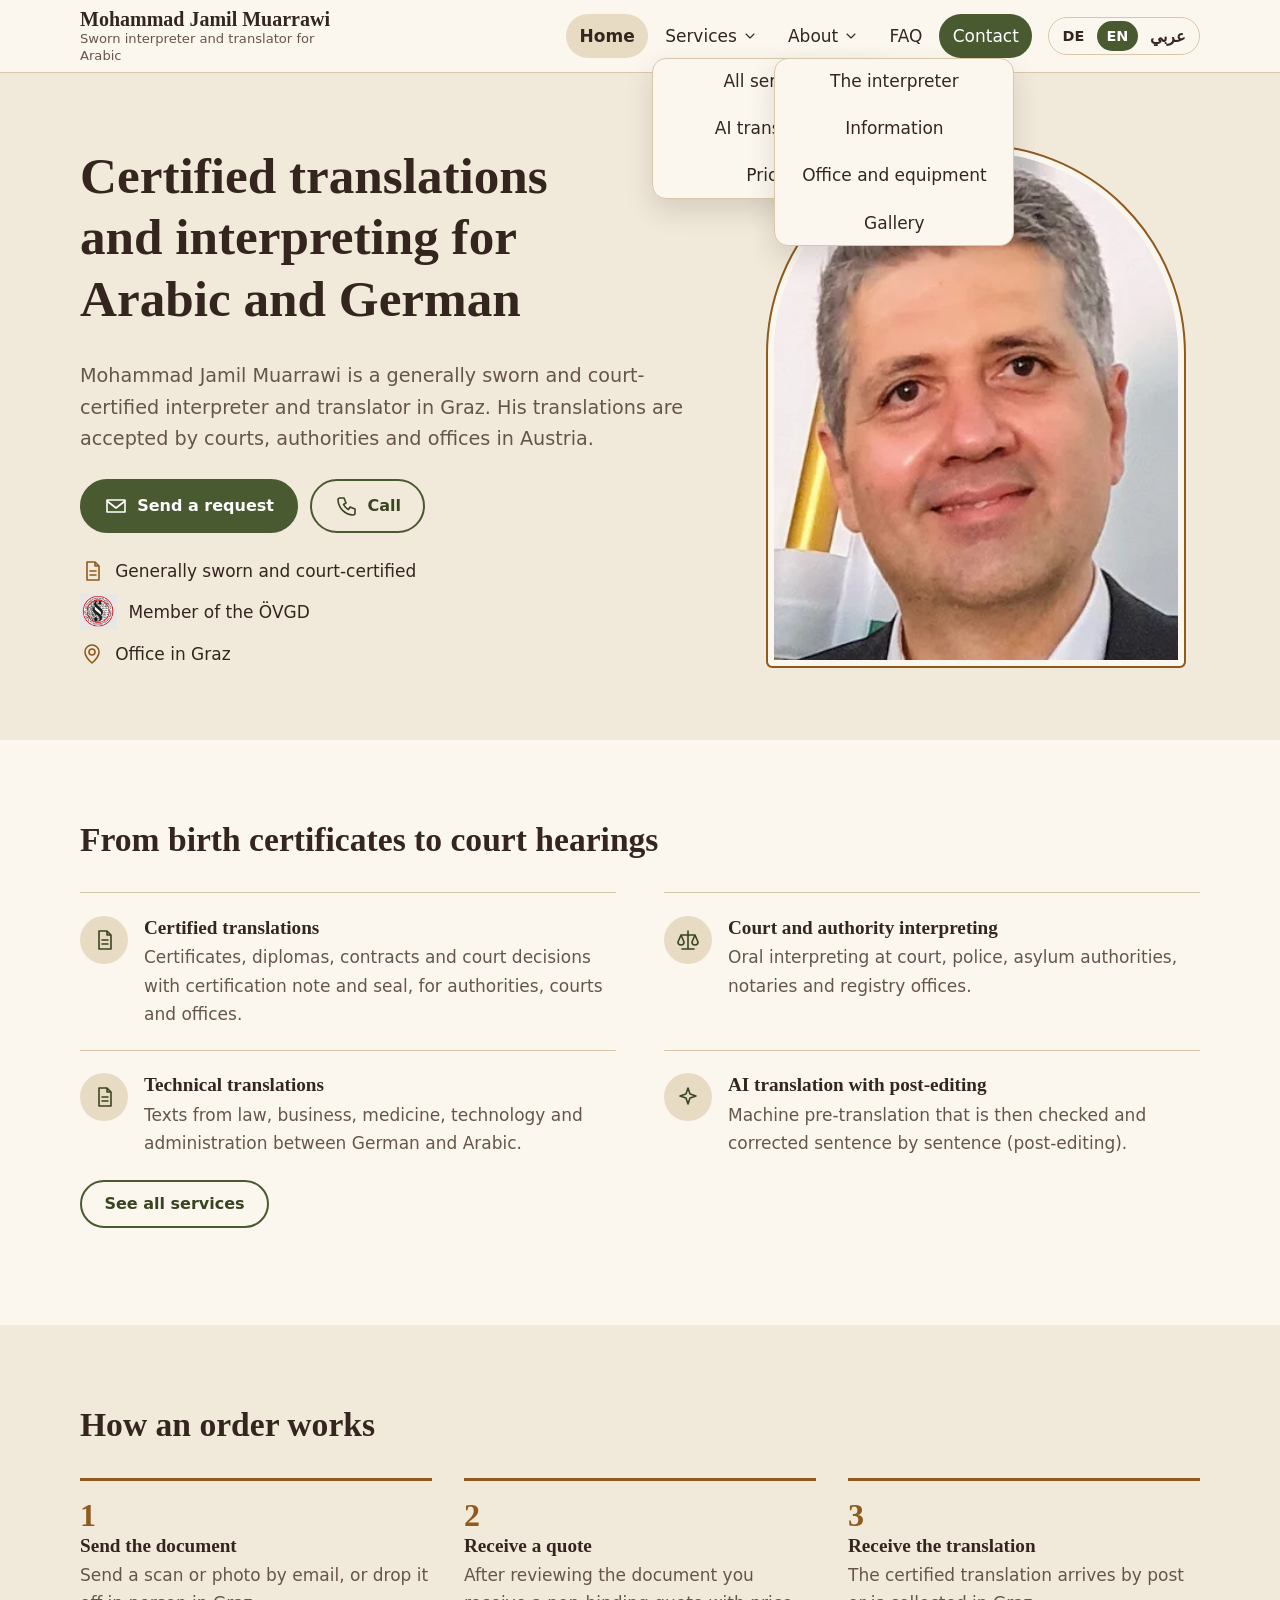
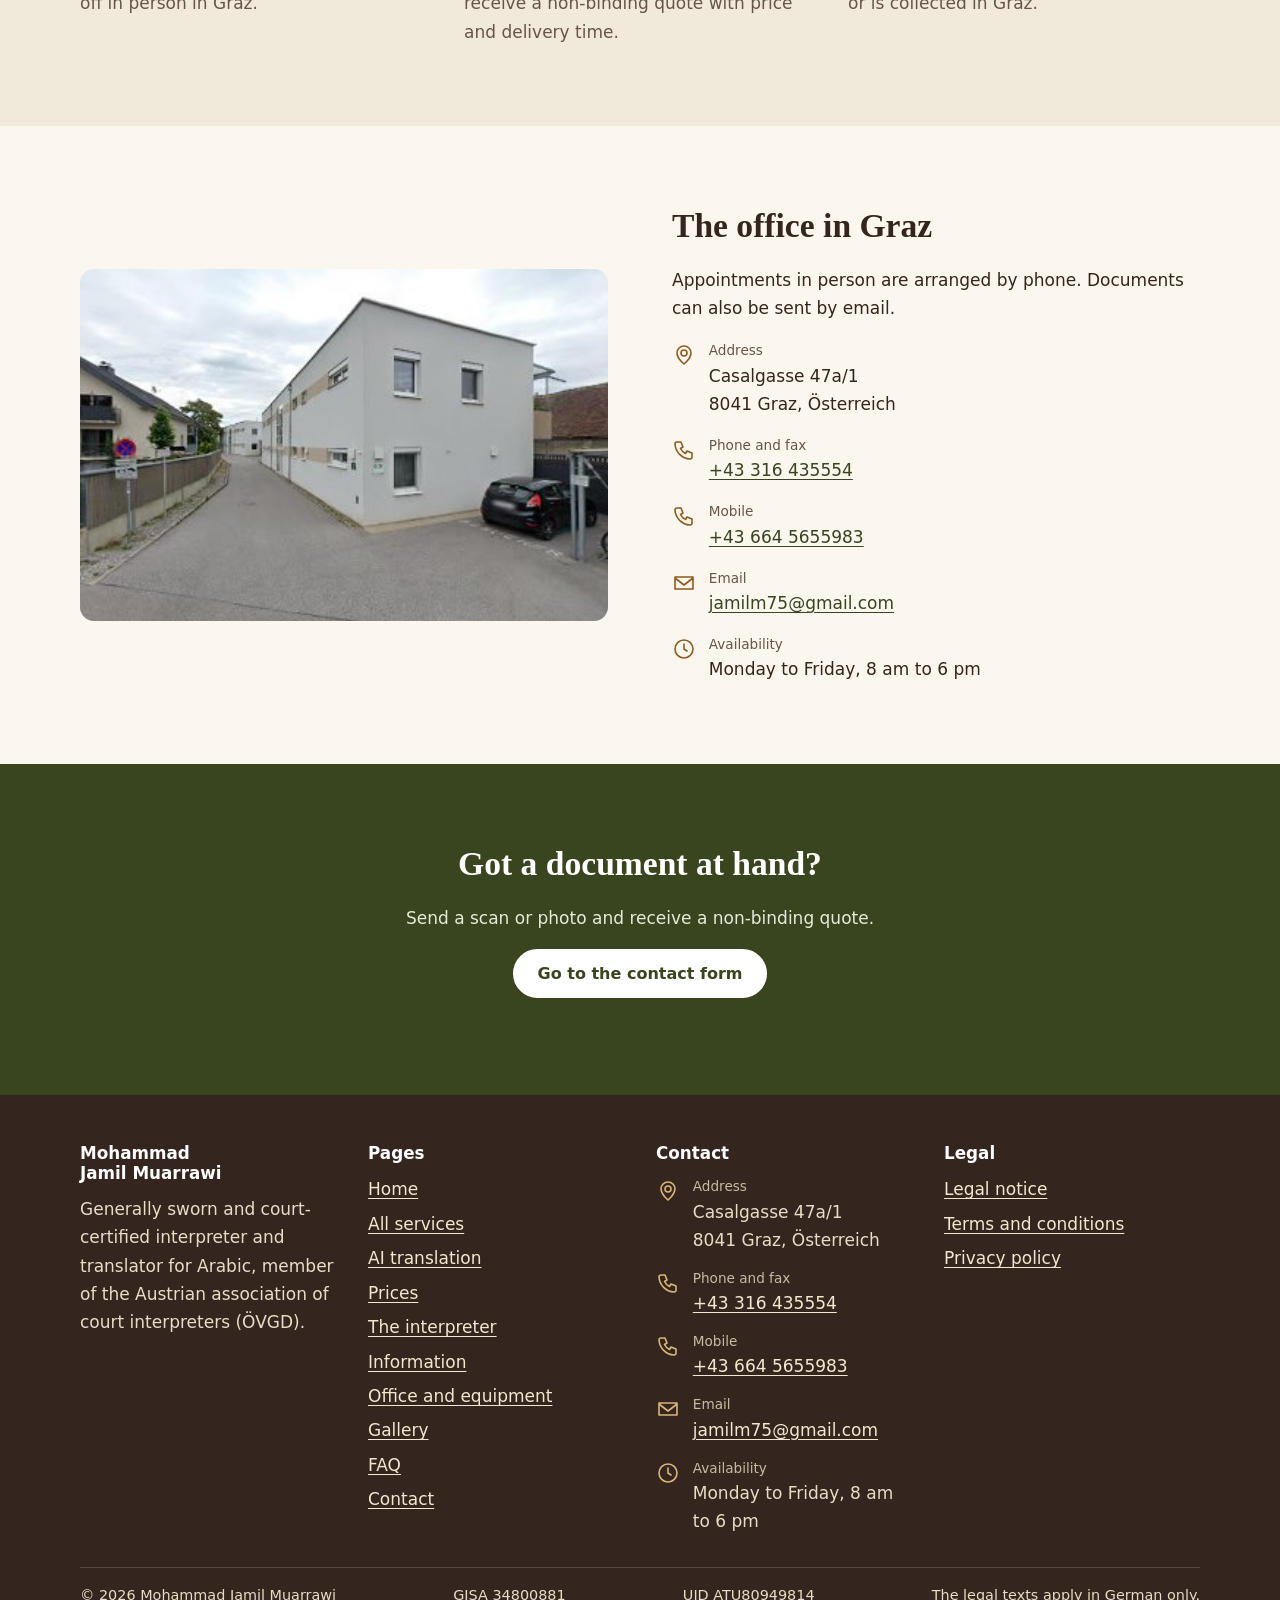
<file: index.html>
<!DOCTYPE html>
<html lang="de" dir="ltr">
<head>
<meta charset="utf-8">
<meta name="viewport" content="width=device-width, initial-scale=1">
<title>Beeideter Dolmetscher und Übersetzer Arabisch Deutsch, Graz | Mohammad Jamil Muarrawi</title>
<meta name="description" content="Beglaubigte Übersetzungen und Dolmetschen Deutsch–Arabisch in Graz. Allgemein beeideter und gerichtlich zertifizierter Dolmetscher, Mitglied im ÖVGD.">
<link rel="canonical" href="https://www.m-translate.at/">
<meta name="robots" content="index, follow">
<meta name="theme-color" content="#F1E9DA">
<link rel="icon" href="assets/icons/favicon.ico" sizes="48x48">
<link rel="icon" href="assets/icons/favicon.svg" type="image/svg+xml">
<link rel="icon" href="assets/icons/favicon-96x96.png" type="image/png" sizes="96x96">
<link rel="apple-touch-icon" href="assets/icons/apple-touch-icon.png">
<link rel="manifest" href="assets/icons/site.webmanifest">
<meta property="og:type" content="website">
<meta property="og:site_name" content="Mohammad Jamil Muarrawi">
<meta property="og:locale" content="de_AT">
<meta property="og:title" content="Beeideter Dolmetscher und Übersetzer Arabisch Deutsch, Graz | Mohammad Jamil Muarrawi">
<meta property="og:description" content="Beglaubigte Übersetzungen und Dolmetschen Deutsch–Arabisch in Graz. Allgemein beeideter und gerichtlich zertifizierter Dolmetscher, Mitglied im ÖVGD.">
<meta property="og:url" content="https://www.m-translate.at/">
<meta property="og:image" content="https://www.m-translate.at/assets/images/jamil-muarrawi-portrait.webp">
<meta name="twitter:card" content="summary">
<link rel="stylesheet" href="assets/css/style.css">
<script type="application/ld+json">
{
  "@context": "https://schema.org",
  "@type": "ProfessionalService",
  "@id": "https://www.m-translate.at/#business",
  "name": "Mohammad Jamil Muarrawi – Beeideter Dolmetscher und Übersetzer",
  "url": "https://www.m-translate.at/",
  "image": "https://www.m-translate.at/assets/images/jamil-muarrawi-portrait.webp",
  "telephone": "+43316435554",
  "email": "jamilm75@gmail.com",
  "vatID": "ATU80949814",
  "identifier": { "@type": "PropertyValue", "name": "GISA-Zahl", "value": "34800881" },
  "address": { "@type": "PostalAddress", "streetAddress": "Casalgasse 47a/1", "postalCode": "8041", "addressLocality": "Graz", "addressCountry": "AT" },
  "areaServed": ["Graz", "Steiermark", "Österreich"],
  "knowsLanguage": ["de", "ar"],
  "description": "Allgemein beeideter und gerichtlich zertifizierter Dolmetscher und Übersetzer für Arabisch und Deutsch in Graz."
}
</script>
</head>
<body>
<a class="skip" href="#main" data-i18n="ui.skip">Zum Inhalt springen</a>
<header class="site-header" id="site-header"></header>
<main id="main">
<section class="hero"><div class="wrap">
  <div>
    <h1 data-i18n="home.h1">Beglaubigte Übersetzungen und Dolmetschen für Arabisch und Deutsch</h1>
    <p class="lead" data-i18n="home.lead">Mohammad Jamil Muarrawi ist allgemein beeideter und gerichtlich zertifizierter Dolmetscher und Übersetzer in Graz. Seine Übersetzungen werden von Gerichten, Behörden und Ämtern in Österreich anerkannt.</p>
    <div class="actions">
      <a class="btn" href="kontakt.html"><i data-icon="mail"></i><span data-i18n="ui.write">Anfrage senden</span></a>
      <a class="btn ghost" href="tel:+436645655983" data-call><i data-icon="phone"></i><span data-i18n="ui.call">Anrufen</span></a>
    </div>
    <ul class="facts">
      <li><i data-icon="doc"></i><span data-i18n="home.f1">Allgemein beeidet und gerichtlich zertifiziert</span></li>
      <li><img src="assets/images/oevgd-logo.webp" alt="ÖVGD" height="36"><span data-i18n="home.f2">Mitglied im ÖVGD</span></li>
      <li><i data-icon="pin"></i><span data-i18n="home.f3">Büro in Graz</span></li>
    </ul>
  </div>
  <img class="arch" src="assets/images/jamil-muarrawi-portrait.webp" alt="Mohammad Jamil Muarrawi" fetchpriority="high">
</div></section>

<section class="sec"><div class="wrap">
  <div class="sec-head"><h2 data-i18n="home.svc.h">Von der Geburtsurkunde bis zur Gerichtsverhandlung</h2></div>
  <div class="svc-list" data-services data-limit="4"></div>
  <p><a class="btn ghost" href="leistungen.html" data-i18n="home.svc.all">Alle Leistungen ansehen</a></p>
</div></section>

<section class="sec tint"><div class="wrap">
  <div class="sec-head"><h2 data-i18n="home.steps.h">So läuft ein Auftrag ab</h2></div>
  <ol class="steps">
    <li><h3 data-i18n="home.s1.t">Dokument schicken</h3><p data-i18n="home.s1.d">Scan oder Foto per E-Mail senden oder persönlich in Graz vorbeibringen.</p></li>
    <li><h3 data-i18n="home.s2.t">Angebot erhalten</h3><p data-i18n="home.s2.d">Nach Durchsicht des Dokuments folgt ein unverbindliches Angebot mit Preis und Lieferzeit.</p></li>
    <li><h3 data-i18n="home.s3.t">Übersetzung erhalten</h3><p data-i18n="home.s3.d">Die beglaubigte Übersetzung kommt per Post oder wird in Graz abgeholt.</p></li>
  </ol>
</div></section>

<section class="sec"><div class="wrap split">
  <img class="photo" src="assets/images/buero-graz.webp" data-i18n-attr="alt:gal.office" alt="Das Büro in der Casalgasse, Graz" alt="" loading="lazy">
  <div><h2 data-i18n="home.office.h">Das Büro in Graz</h2><p data-i18n="home.office.p">Persönliche Termine finden nach telefonischer Vereinbarung statt. Dokumente lassen sich auch per E-Mail schicken.</p><ul class="info" data-contact></ul></div>
</div></section>

<section class="sec olive"><div class="wrap center">
  <h2 data-i18n="home.cta.h">Ein Dokument zur Hand?</h2><p data-i18n="home.cta.p">Scan oder Foto schicken und ein unverbindliches Angebot erhalten.</p>
  <p><a class="btn light" href="kontakt.html" data-i18n="home.cta.b">Zum Kontaktformular</a></p>
</div></section>
</main>
<footer class="site-footer" id="site-footer"></footer>
<script src="assets/js/config.js"></script>
<script src="assets/lang/de.js"></script>
<script src="assets/js/main.js"></script>
</body>
</html>
</file>
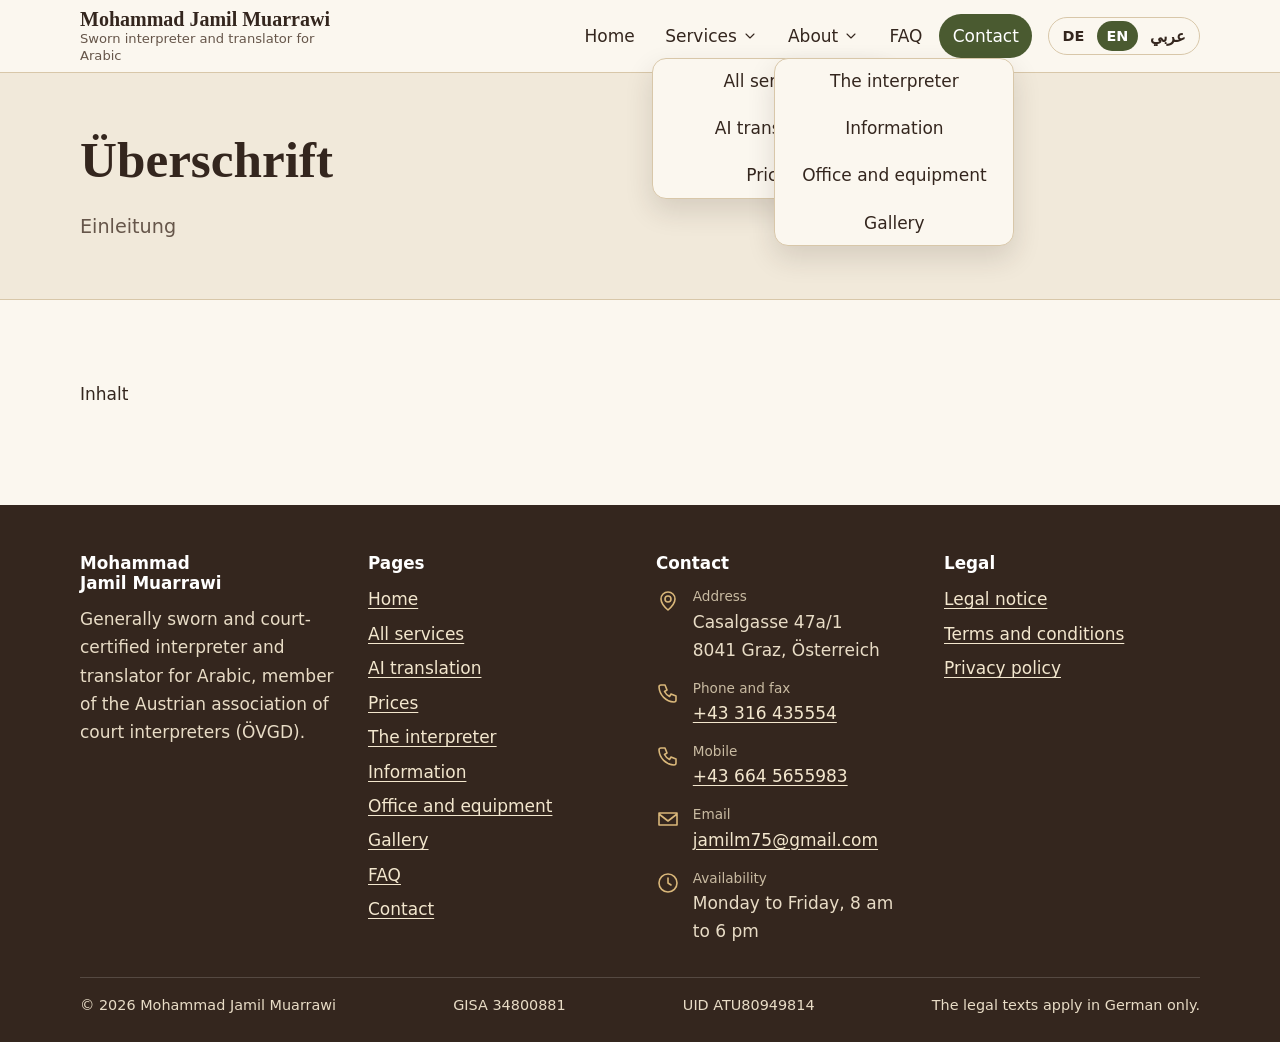
<file: _vorlage.html>
<!DOCTYPE html>
<html lang="de" dir="ltr">
<head>
<meta charset="utf-8">
<meta name="viewport" content="width=device-width, initial-scale=1">
<title>Neue Seite | Mohammad Jamil Muarrawi, Graz</title>
<meta name="description" content="Kurzbeschreibung der Seite (ca. 150 Zeichen).">
<link rel="canonical" href="https://www.m-translate.at/_vorlage">
<meta name="robots" content="noindex">
<meta name="theme-color" content="#F1E9DA">
<link rel="icon" href="assets/icons/favicon.ico" sizes="48x48">
<link rel="icon" href="assets/icons/favicon.svg" type="image/svg+xml">
<link rel="icon" href="assets/icons/favicon-96x96.png" type="image/png" sizes="96x96">
<link rel="apple-touch-icon" href="assets/icons/apple-touch-icon.png">
<link rel="manifest" href="assets/icons/site.webmanifest">
<meta property="og:type" content="website">
<meta property="og:site_name" content="Mohammad Jamil Muarrawi">
<meta property="og:locale" content="de_AT">
<meta property="og:title" content="Neue Seite | Mohammad Jamil Muarrawi, Graz">
<meta property="og:description" content="Kurzbeschreibung der Seite (ca. 150 Zeichen).">
<meta property="og:url" content="https://www.m-translate.at/_vorlage">
<meta property="og:image" content="https://www.m-translate.at/assets/images/jamil-muarrawi-portrait.webp">
<meta name="twitter:card" content="summary">
<link rel="stylesheet" href="assets/css/style.css">
</head>
<body>
<a class="skip" href="#main" data-i18n="ui.skip">Zum Inhalt springen</a>
<header class="site-header" id="site-header"></header>
<!-- 1. Datei kopieren und umbenennen (z. B. dolmetschen-medizin.html)
     2. title, description und canonical oben anpassen
     3. Seite in assets/js/config.js im Menü eintragen und in sitemap.xml aufnehmen
     4. Texte mit i18n-Schlüsseln versehen (siehe README.md), Übersetzungen in assets/lang/en.js und ar.js -->
<main id="main">
<section class="page-head"><div class="wrap">
  <h1>Überschrift</h1>
  <p class="lead">Einleitung</p>
</div></section>
<section class="sec"><div class="wrap">
  <div class="prose"><p>Inhalt</p></div>
</div></section>
</main>
<footer class="site-footer" id="site-footer"></footer>
<script src="assets/js/config.js"></script>
<script src="assets/lang/de.js"></script>
<script src="assets/js/main.js"></script>
</body>
</html>
</file>
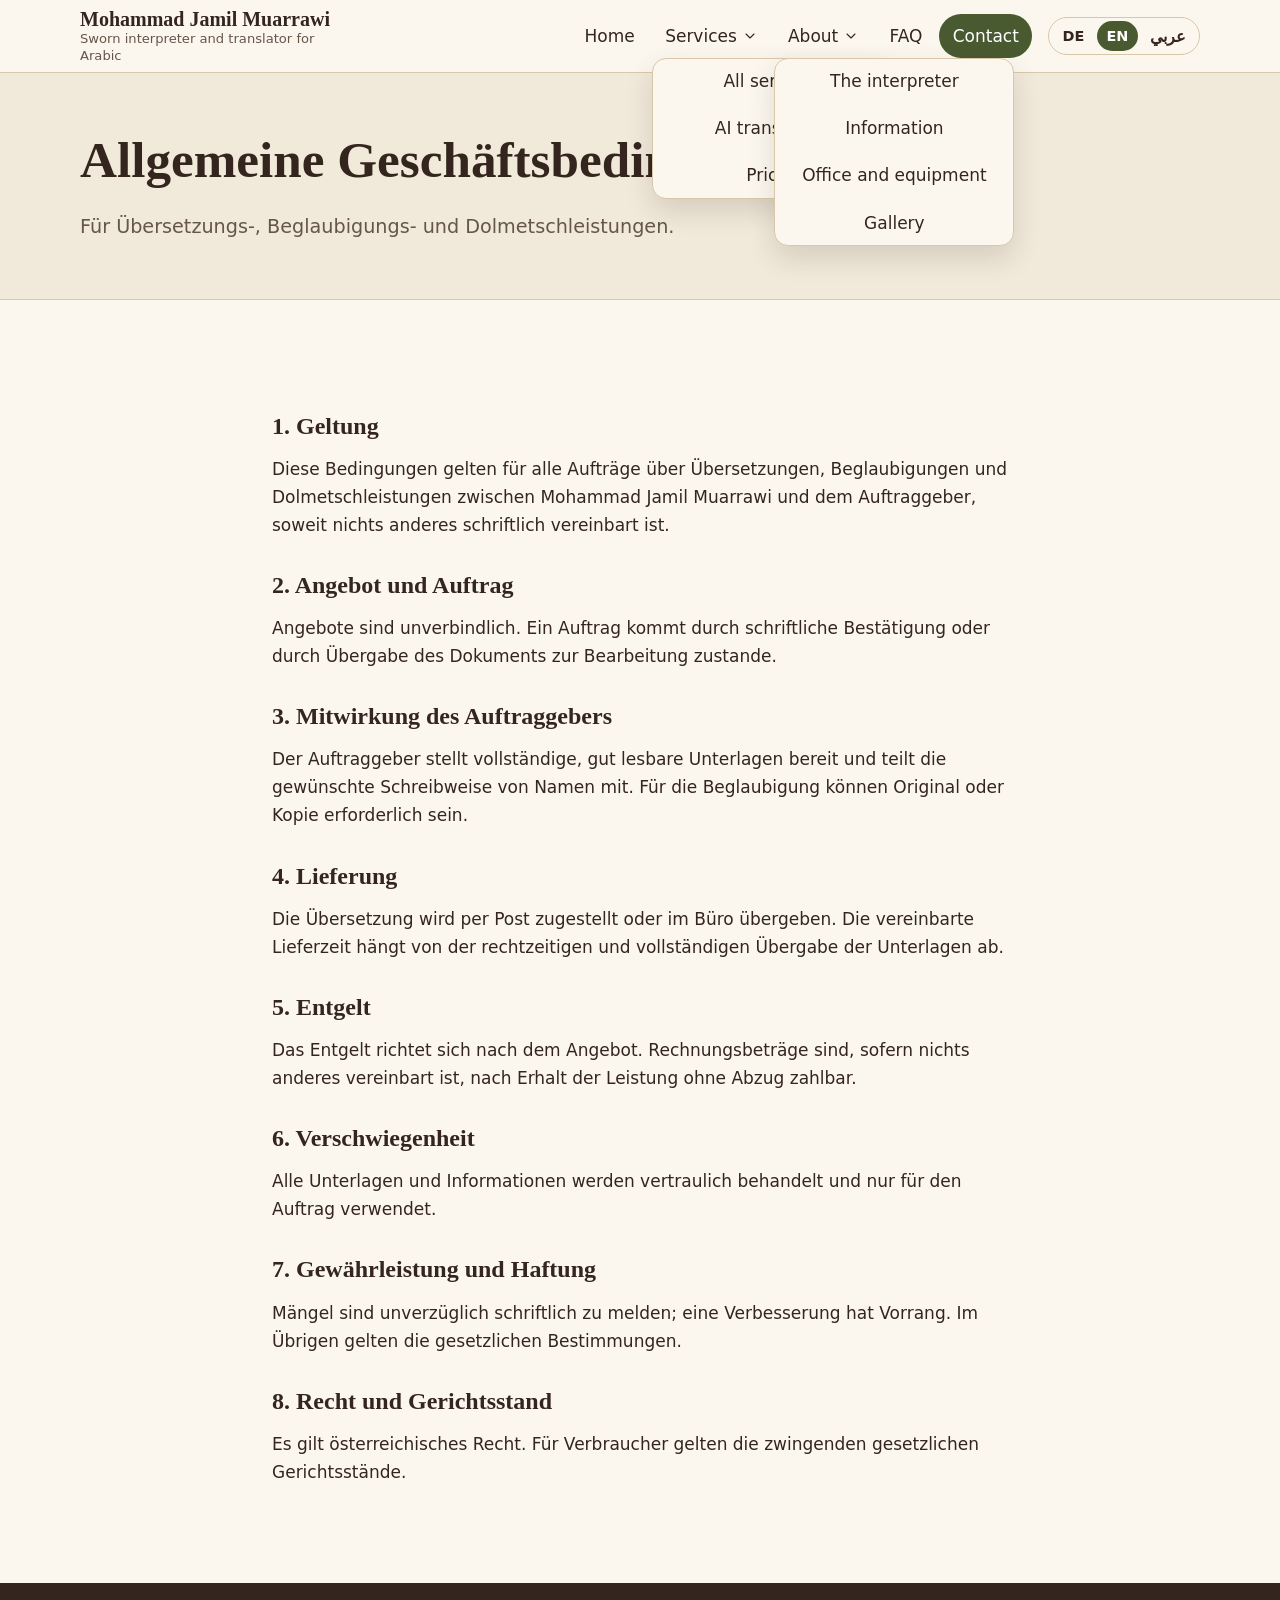
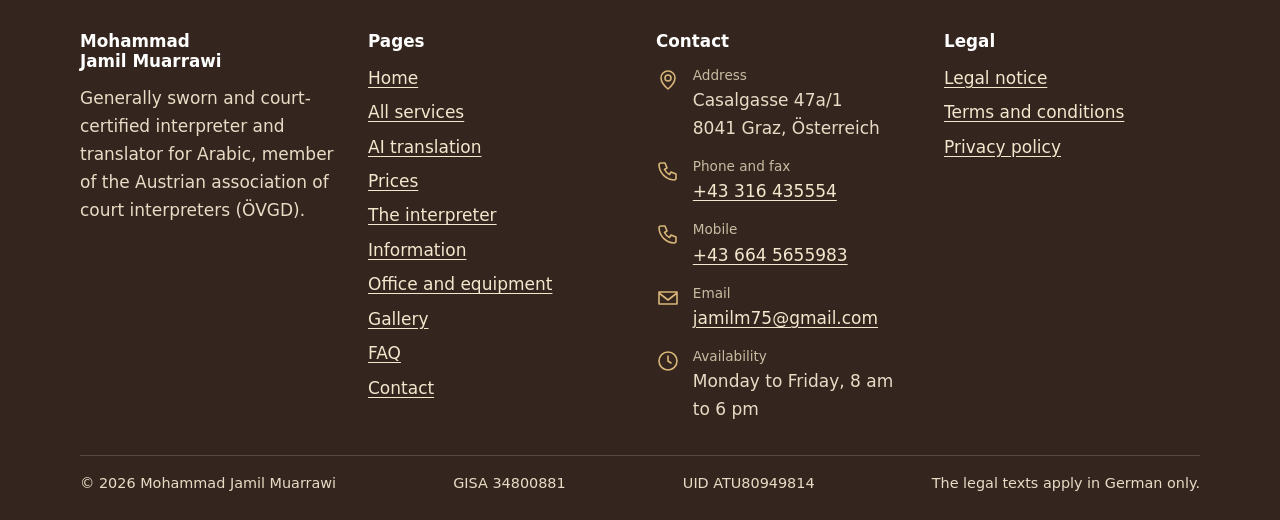
<file: agb.html>
<!DOCTYPE html>
<html lang="de" dir="ltr">
<head>
<meta charset="utf-8">
<meta name="viewport" content="width=device-width, initial-scale=1">
<title>Allgemeine Geschäftsbedingungen | Mohammad Jamil Muarrawi, Graz</title>
<meta name="description" content="Allgemeine Geschäftsbedingungen für Übersetzungs- und Dolmetschleistungen von Mohammad Jamil Muarrawi.">
<link rel="canonical" href="https://www.m-translate.at/agb">
<meta name="robots" content="index, follow">
<meta name="theme-color" content="#F1E9DA">
<link rel="icon" href="assets/icons/favicon.ico" sizes="48x48">
<link rel="icon" href="assets/icons/favicon.svg" type="image/svg+xml">
<link rel="icon" href="assets/icons/favicon-96x96.png" type="image/png" sizes="96x96">
<link rel="apple-touch-icon" href="assets/icons/apple-touch-icon.png">
<link rel="manifest" href="assets/icons/site.webmanifest">
<meta property="og:type" content="website">
<meta property="og:site_name" content="Mohammad Jamil Muarrawi">
<meta property="og:locale" content="de_AT">
<meta property="og:title" content="Allgemeine Geschäftsbedingungen | Mohammad Jamil Muarrawi, Graz">
<meta property="og:description" content="Allgemeine Geschäftsbedingungen für Übersetzungs- und Dolmetschleistungen von Mohammad Jamil Muarrawi.">
<meta property="og:url" content="https://www.m-translate.at/agb">
<meta property="og:image" content="https://www.m-translate.at/assets/images/jamil-muarrawi-portrait.webp">
<meta name="twitter:card" content="summary">
<link rel="stylesheet" href="assets/css/style.css">
</head>
<body>
<a class="skip" href="#main" data-i18n="ui.skip">Zum Inhalt springen</a>
<header class="site-header" id="site-header"></header>
<main id="main" lang="de" dir="ltr">
<section class="page-head"><div class="wrap"><h1>Allgemeine Geschäftsbedingungen</h1><p class="lead">Für Übersetzungs-, Beglaubigungs- und Dolmetschleistungen.</p></div></section>
<section class="sec"><div class="wrap prose">
<!-- Vor Go-Live rechtlich prüfen lassen. -->
<h2>1. Geltung</h2><p>Diese Bedingungen gelten für alle Aufträge über Übersetzungen, Beglaubigungen und Dolmetschleistungen zwischen Mohammad Jamil Muarrawi und dem Auftraggeber, soweit nichts anderes schriftlich vereinbart ist.</p>
<h2>2. Angebot und Auftrag</h2><p>Angebote sind unverbindlich. Ein Auftrag kommt durch schriftliche Bestätigung oder durch Übergabe des Dokuments zur Bearbeitung zustande.</p>
<h2>3. Mitwirkung des Auftraggebers</h2><p>Der Auftraggeber stellt vollständige, gut lesbare Unterlagen bereit und teilt die gewünschte Schreibweise von Namen mit. Für die Beglaubigung können Original oder Kopie erforderlich sein.</p>
<h2>4. Lieferung</h2><p>Die Übersetzung wird per Post zugestellt oder im Büro übergeben. Die vereinbarte Lieferzeit hängt von der rechtzeitigen und vollständigen Übergabe der Unterlagen ab.</p>
<h2>5. Entgelt</h2><p>Das Entgelt richtet sich nach dem Angebot. Rechnungsbeträge sind, sofern nichts anderes vereinbart ist, nach Erhalt der Leistung ohne Abzug zahlbar.</p>
<h2>6. Verschwiegenheit</h2><p>Alle Unterlagen und Informationen werden vertraulich behandelt und nur für den Auftrag verwendet.</p>
<h2>7. Gewährleistung und Haftung</h2><p>Mängel sind unverzüglich schriftlich zu melden; eine Verbesserung hat Vorrang. Im Übrigen gelten die gesetzlichen Bestimmungen.</p>
<h2>8. Recht und Gerichtsstand</h2><p>Es gilt österreichisches Recht. Für Verbraucher gelten die zwingenden gesetzlichen Gerichtsstände.</p>
</div></section>
</main>
<footer class="site-footer" id="site-footer"></footer>
<script src="assets/js/config.js"></script>
<script src="assets/lang/de.js"></script>
<script src="assets/js/main.js"></script>
</body>
</html>
</file>
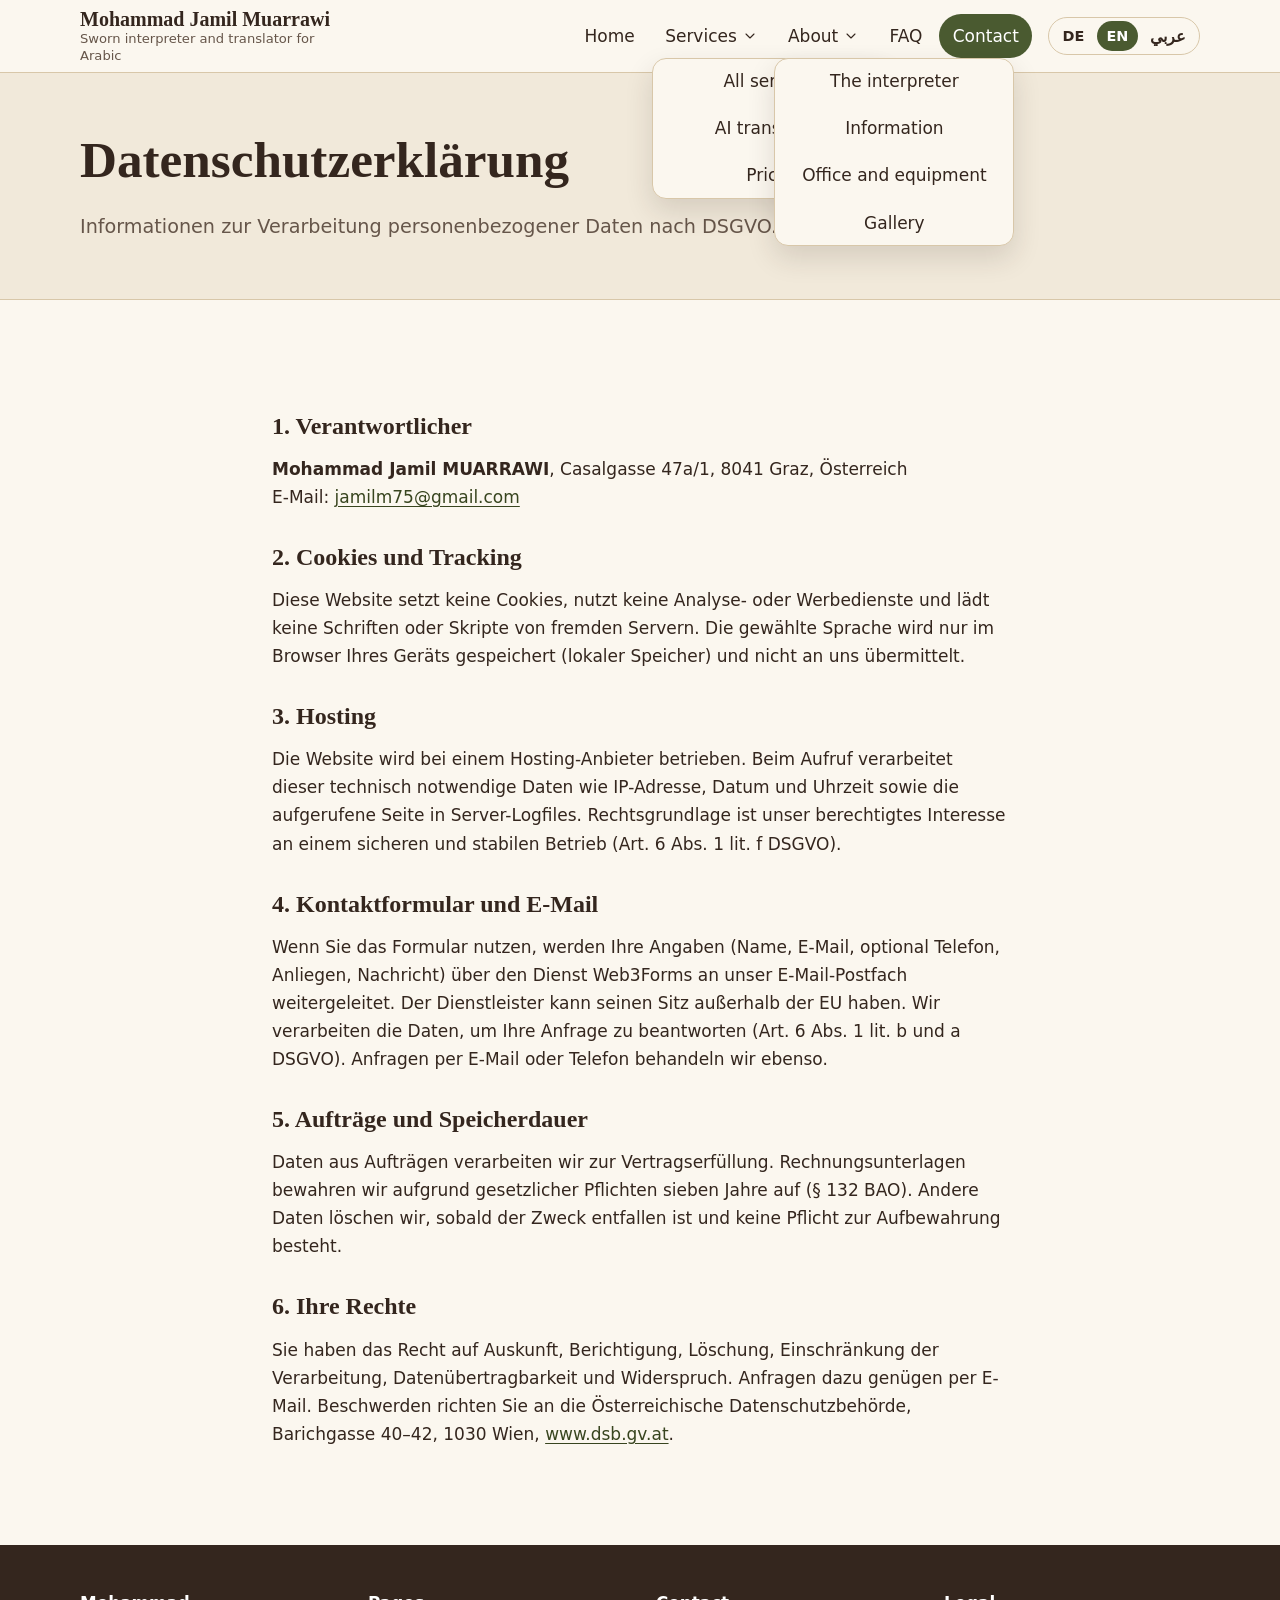
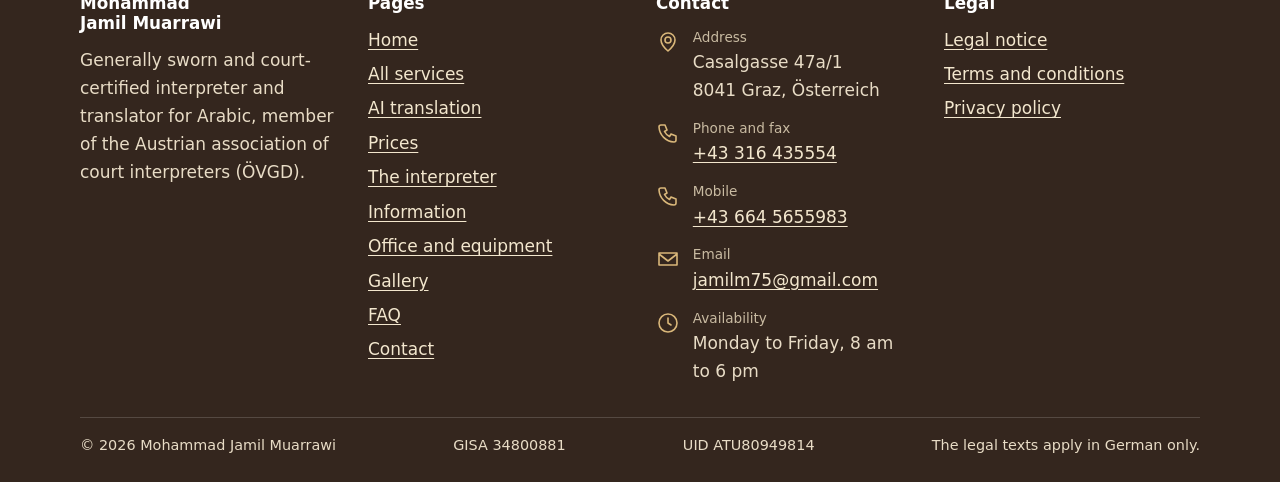
<file: datenschutz.html>
<!DOCTYPE html>
<html lang="de" dir="ltr">
<head>
<meta charset="utf-8">
<meta name="viewport" content="width=device-width, initial-scale=1">
<title>Datenschutzerklärung | Mohammad Jamil Muarrawi, Graz</title>
<meta name="description" content="Datenschutzerklärung der Website m-translate.at: Kontaktformular, Hosting, Speicherdauer und Ihre Rechte.">
<link rel="canonical" href="https://www.m-translate.at/datenschutz">
<meta name="robots" content="index, follow">
<meta name="theme-color" content="#F1E9DA">
<link rel="icon" href="assets/icons/favicon.ico" sizes="48x48">
<link rel="icon" href="assets/icons/favicon.svg" type="image/svg+xml">
<link rel="icon" href="assets/icons/favicon-96x96.png" type="image/png" sizes="96x96">
<link rel="apple-touch-icon" href="assets/icons/apple-touch-icon.png">
<link rel="manifest" href="assets/icons/site.webmanifest">
<meta property="og:type" content="website">
<meta property="og:site_name" content="Mohammad Jamil Muarrawi">
<meta property="og:locale" content="de_AT">
<meta property="og:title" content="Datenschutzerklärung | Mohammad Jamil Muarrawi, Graz">
<meta property="og:description" content="Datenschutzerklärung der Website m-translate.at: Kontaktformular, Hosting, Speicherdauer und Ihre Rechte.">
<meta property="og:url" content="https://www.m-translate.at/datenschutz">
<meta property="og:image" content="https://www.m-translate.at/assets/images/jamil-muarrawi-portrait.webp">
<meta name="twitter:card" content="summary">
<link rel="stylesheet" href="assets/css/style.css">
</head>
<body>
<a class="skip" href="#main" data-i18n="ui.skip">Zum Inhalt springen</a>
<header class="site-header" id="site-header"></header>
<main id="main" lang="de" dir="ltr">
<section class="page-head"><div class="wrap"><h1>Datenschutzerklärung</h1><p class="lead">Informationen zur Verarbeitung personenbezogener Daten nach DSGVO.</p></div></section>
<section class="sec"><div class="wrap prose">
<!-- Vor Go-Live prüfen lassen und den Hosting-Anbieter (z. B. Cloudflare oder Netlify) im Abschnitt 3 namentlich nennen. -->
<h2>1. Verantwortlicher</h2>
<p><strong>Mohammad Jamil MUARRAWI</strong>, Casalgasse 47a/1, 8041 Graz, Österreich<br>E-Mail: <a data-site="email" href="mailto:jamilm75@gmail.com">jamilm75@gmail.com</a></p>
<h2>2. Cookies und Tracking</h2>
<p>Diese Website setzt keine Cookies, nutzt keine Analyse- oder Werbedienste und lädt keine Schriften oder Skripte von fremden Servern. Die gewählte Sprache wird nur im Browser Ihres Geräts gespeichert (lokaler Speicher) und nicht an uns übermittelt.</p>
<h2>3. Hosting</h2>
<p>Die Website wird bei einem Hosting-Anbieter betrieben. Beim Aufruf verarbeitet dieser technisch notwendige Daten wie IP-Adresse, Datum und Uhrzeit sowie die aufgerufene Seite in Server-Logfiles. Rechtsgrundlage ist unser berechtigtes Interesse an einem sicheren und stabilen Betrieb (Art. 6 Abs. 1 lit. f DSGVO).</p>
<h2>4. Kontaktformular und E-Mail</h2>
<p>Wenn Sie das Formular nutzen, werden Ihre Angaben (Name, E-Mail, optional Telefon, Anliegen, Nachricht) über den Dienst Web3Forms an unser E-Mail-Postfach weitergeleitet. Der Dienstleister kann seinen Sitz außerhalb der EU haben. Wir verarbeiten die Daten, um Ihre Anfrage zu beantworten (Art. 6 Abs. 1 lit. b und a DSGVO). Anfragen per E-Mail oder Telefon behandeln wir ebenso.</p>
<h2>5. Aufträge und Speicherdauer</h2>
<p>Daten aus Aufträgen verarbeiten wir zur Vertragserfüllung. Rechnungsunterlagen bewahren wir aufgrund gesetzlicher Pflichten sieben Jahre auf (§ 132 BAO). Andere Daten löschen wir, sobald der Zweck entfallen ist und keine Pflicht zur Aufbewahrung besteht.</p>
<h2>6. Ihre Rechte</h2>
<p>Sie haben das Recht auf Auskunft, Berichtigung, Löschung, Einschränkung der Verarbeitung, Datenübertragbarkeit und Widerspruch. Anfragen dazu genügen per E-Mail. Beschwerden richten Sie an die Österreichische Datenschutzbehörde, Barichgasse 40–42, 1030 Wien, <a href="https://www.dsb.gv.at" rel="noopener">www.dsb.gv.at</a>.</p>
</div></section>
</main>
<footer class="site-footer" id="site-footer"></footer>
<script src="assets/js/config.js"></script>
<script src="assets/lang/de.js"></script>
<script src="assets/js/main.js"></script>
</body>
</html>
</file>
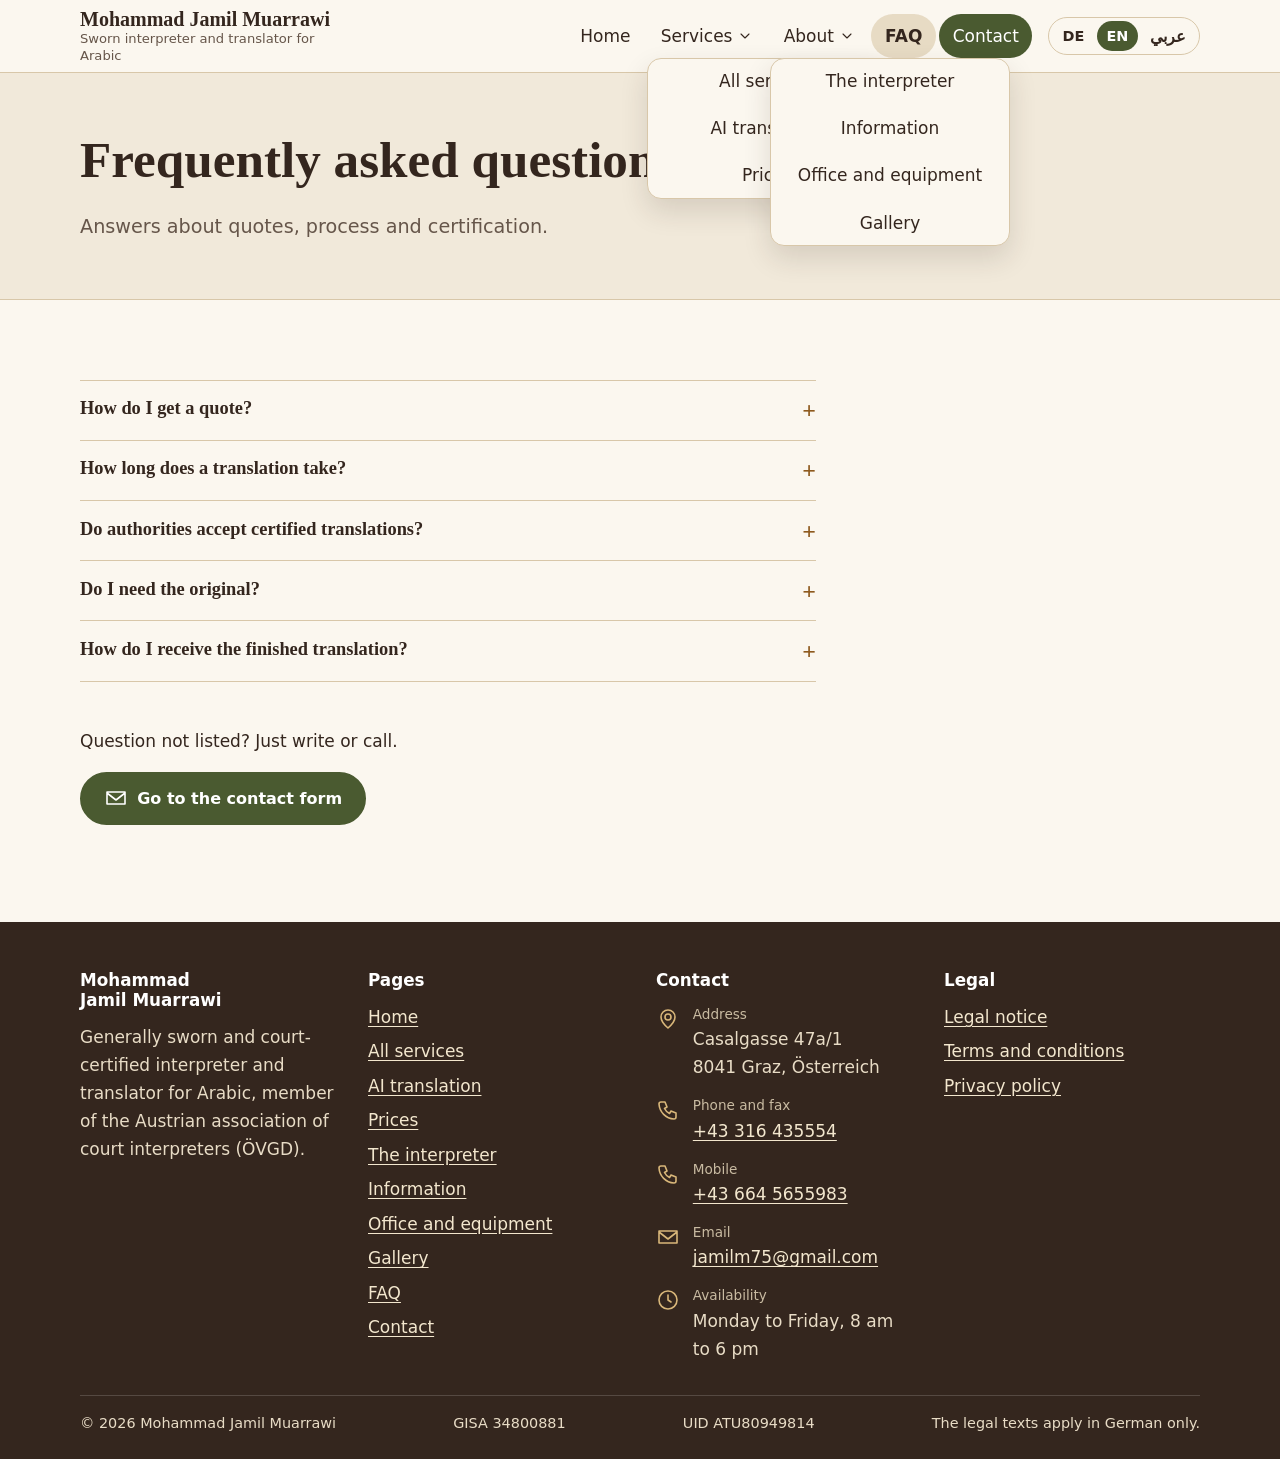
<file: faq.html>
<!DOCTYPE html>
<html lang="de" dir="ltr">
<head>
<meta charset="utf-8">
<meta name="viewport" content="width=device-width, initial-scale=1">
<title>Häufige Fragen | Mohammad Jamil Muarrawi, Graz</title>
<meta name="description" content="Antworten zu Angebot, Ablauf, Original und Beglaubigung bei Übersetzungen und Dolmetschen Deutsch–Arabisch in Graz.">
<link rel="canonical" href="https://www.m-translate.at/faq">
<meta name="robots" content="index, follow">
<meta name="theme-color" content="#F1E9DA">
<link rel="icon" href="assets/icons/favicon.ico" sizes="48x48">
<link rel="icon" href="assets/icons/favicon.svg" type="image/svg+xml">
<link rel="icon" href="assets/icons/favicon-96x96.png" type="image/png" sizes="96x96">
<link rel="apple-touch-icon" href="assets/icons/apple-touch-icon.png">
<link rel="manifest" href="assets/icons/site.webmanifest">
<meta property="og:type" content="website">
<meta property="og:site_name" content="Mohammad Jamil Muarrawi">
<meta property="og:locale" content="de_AT">
<meta property="og:title" content="Häufige Fragen | Mohammad Jamil Muarrawi, Graz">
<meta property="og:description" content="Antworten zu Angebot, Ablauf, Original und Beglaubigung bei Übersetzungen und Dolmetschen Deutsch–Arabisch in Graz.">
<meta property="og:url" content="https://www.m-translate.at/faq">
<meta property="og:image" content="https://www.m-translate.at/assets/images/jamil-muarrawi-portrait.webp">
<meta name="twitter:card" content="summary">
<link rel="stylesheet" href="assets/css/style.css">
</head>
<body>
<a class="skip" href="#main" data-i18n="ui.skip">Zum Inhalt springen</a>
<header class="site-header" id="site-header"></header>
<main id="main">
<section class="page-head"><div class="wrap"><h1 data-i18n="faq.h1">Häufige Fragen</h1><p class="lead" data-i18n="faq.lead">Antworten zu Angebot, Ablauf und Beglaubigung.</p></div></section>
<section class="sec"><div class="wrap"><div class="prose faq"><details><summary data-i18n="faq.q1">Wie bekomme ich ein Angebot?</summary><p data-i18n="faq.a1">Das Dokument als Scan oder Foto per E-Mail oder über das Kontaktformular schicken. Nach der Durchsicht folgt ein unverbindliches Angebot mit Preis und Lieferzeit.</p></details><details><summary data-i18n="faq.q2">Wie lange dauert eine Übersetzung?</summary><p data-i18n="faq.a2">Das hängt von Umfang und Fachgebiet ab. Die Lieferzeit steht im Angebot, bei Eilbedarf bitte vorher anrufen.</p></details><details><summary data-i18n="faq.q3">Werden beglaubigte Übersetzungen von Behörden akzeptiert?</summary><p data-i18n="faq.a3">Beglaubigte Übersetzungen eines allgemein beeideten und gerichtlich zertifizierten Dolmetschers sind für Gerichte, Behörden und Ämter in Österreich gedacht. Für Stellen im Ausland empfiehlt sich eine Rückfrage dort.</p></details><details><summary data-i18n="faq.q4">Brauche ich das Original?</summary><p data-i18n="faq.a4">Für das Angebot genügt ein gut lesbarer Scan oder ein Foto. Für die Beglaubigung kann das Original oder eine Kopie nötig sein, das wird vorab geklärt.</p></details><details><summary data-i18n="faq.q5">Wie bekomme ich die fertige Übersetzung?</summary><p data-i18n="faq.a5">Per Post oder zur Abholung im Büro in Graz.</p></details></div><p>&nbsp;</p><p data-i18n="faq.more">Frage nicht dabei? Einfach schreiben oder anrufen.</p><p><a class="btn" href="kontakt.html"><i data-icon="mail"></i><span data-i18n="home.cta.b">Zum Kontaktformular</span></a></p></div></section>
</main>
<footer class="site-footer" id="site-footer"></footer>
<script src="assets/js/config.js"></script>
<script src="assets/lang/de.js"></script>
<script src="assets/js/main.js"></script>
</body>
</html>
</file>
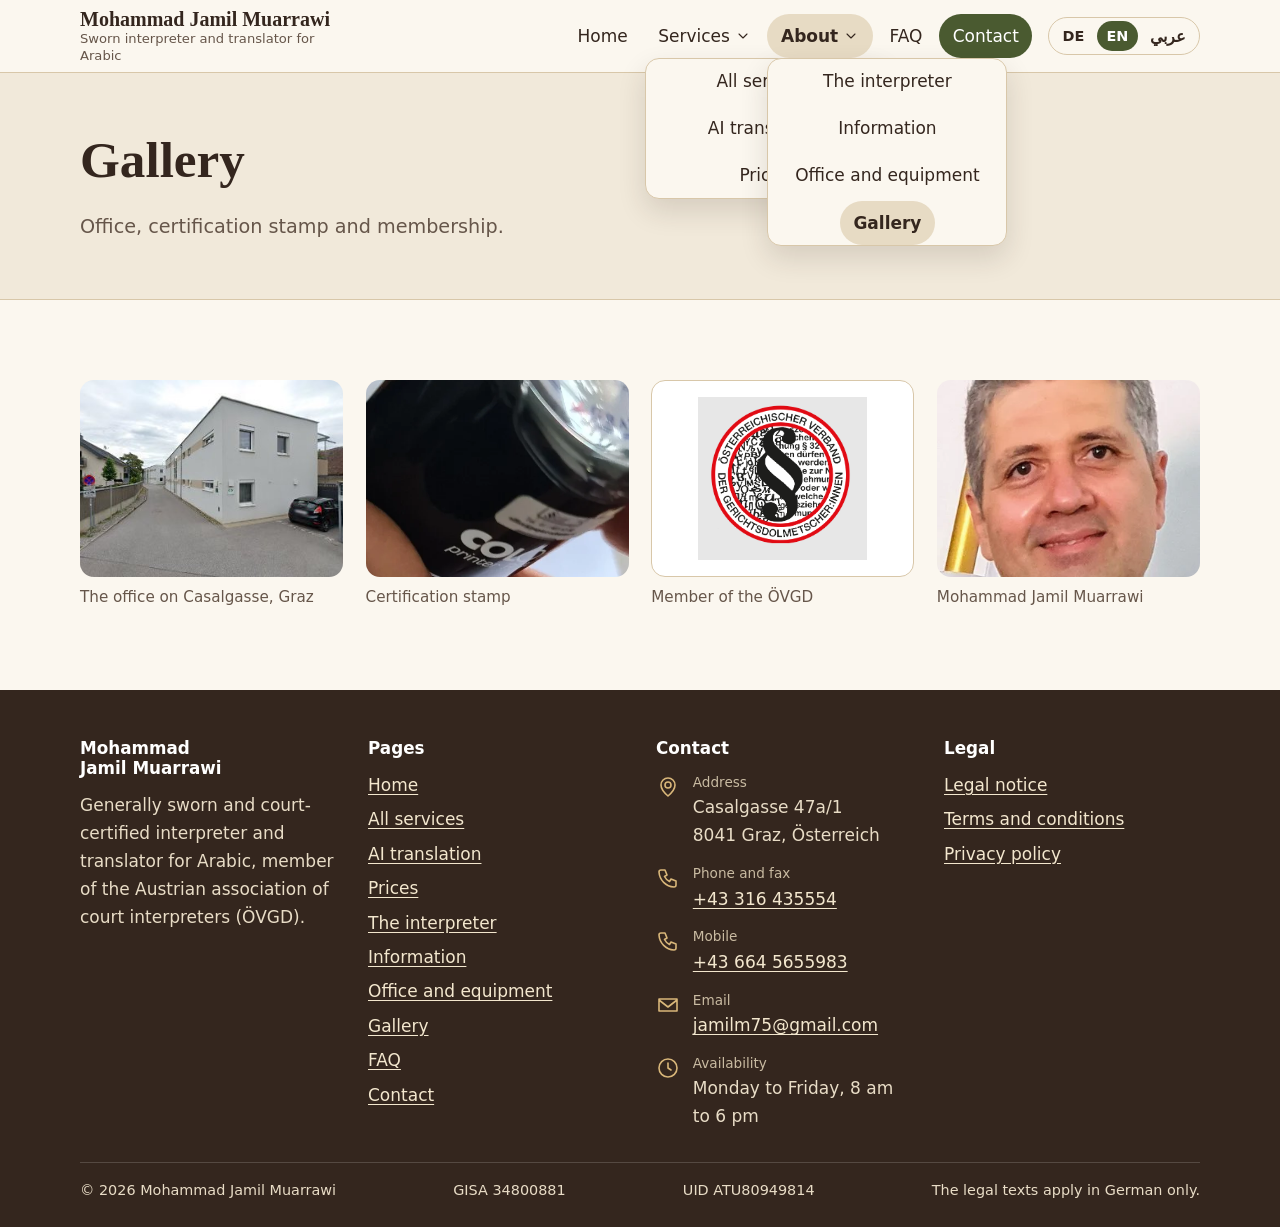
<file: galerie.html>
<!DOCTYPE html>
<html lang="de" dir="ltr">
<head>
<meta charset="utf-8">
<meta name="viewport" content="width=device-width, initial-scale=1">
<title>Galerie | Mohammad Jamil Muarrawi, Graz</title>
<meta name="description" content="Büro, Beglaubigungsstempel und ÖVGD-Mitgliedschaft von Mohammad Jamil Muarrawi in Graz.">
<link rel="canonical" href="https://www.m-translate.at/galerie">
<meta name="robots" content="index, follow">
<meta name="theme-color" content="#F1E9DA">
<link rel="icon" href="assets/icons/favicon.ico" sizes="48x48">
<link rel="icon" href="assets/icons/favicon.svg" type="image/svg+xml">
<link rel="icon" href="assets/icons/favicon-96x96.png" type="image/png" sizes="96x96">
<link rel="apple-touch-icon" href="assets/icons/apple-touch-icon.png">
<link rel="manifest" href="assets/icons/site.webmanifest">
<meta property="og:type" content="website">
<meta property="og:site_name" content="Mohammad Jamil Muarrawi">
<meta property="og:locale" content="de_AT">
<meta property="og:title" content="Galerie | Mohammad Jamil Muarrawi, Graz">
<meta property="og:description" content="Büro, Beglaubigungsstempel und ÖVGD-Mitgliedschaft von Mohammad Jamil Muarrawi in Graz.">
<meta property="og:url" content="https://www.m-translate.at/galerie">
<meta property="og:image" content="https://www.m-translate.at/assets/images/jamil-muarrawi-portrait.webp">
<meta name="twitter:card" content="summary">
<link rel="stylesheet" href="assets/css/style.css">
</head>
<body>
<a class="skip" href="#main" data-i18n="ui.skip">Zum Inhalt springen</a>
<header class="site-header" id="site-header"></header>
<main id="main">
<section class="page-head"><div class="wrap"><h1 data-i18n="gal.h1">Galerie</h1><p class="lead" data-i18n="gal.lead">Büro, Beglaubigungsstempel und Mitgliedschaft.</p></div></section>
<section class="sec"><div class="wrap"><div class="gallery" data-gallery></div></div></section>
</main>
<footer class="site-footer" id="site-footer"></footer>
<script src="assets/js/config.js"></script>
<script src="assets/lang/de.js"></script>
<script src="assets/js/main.js"></script>
</body>
</html>
</file>
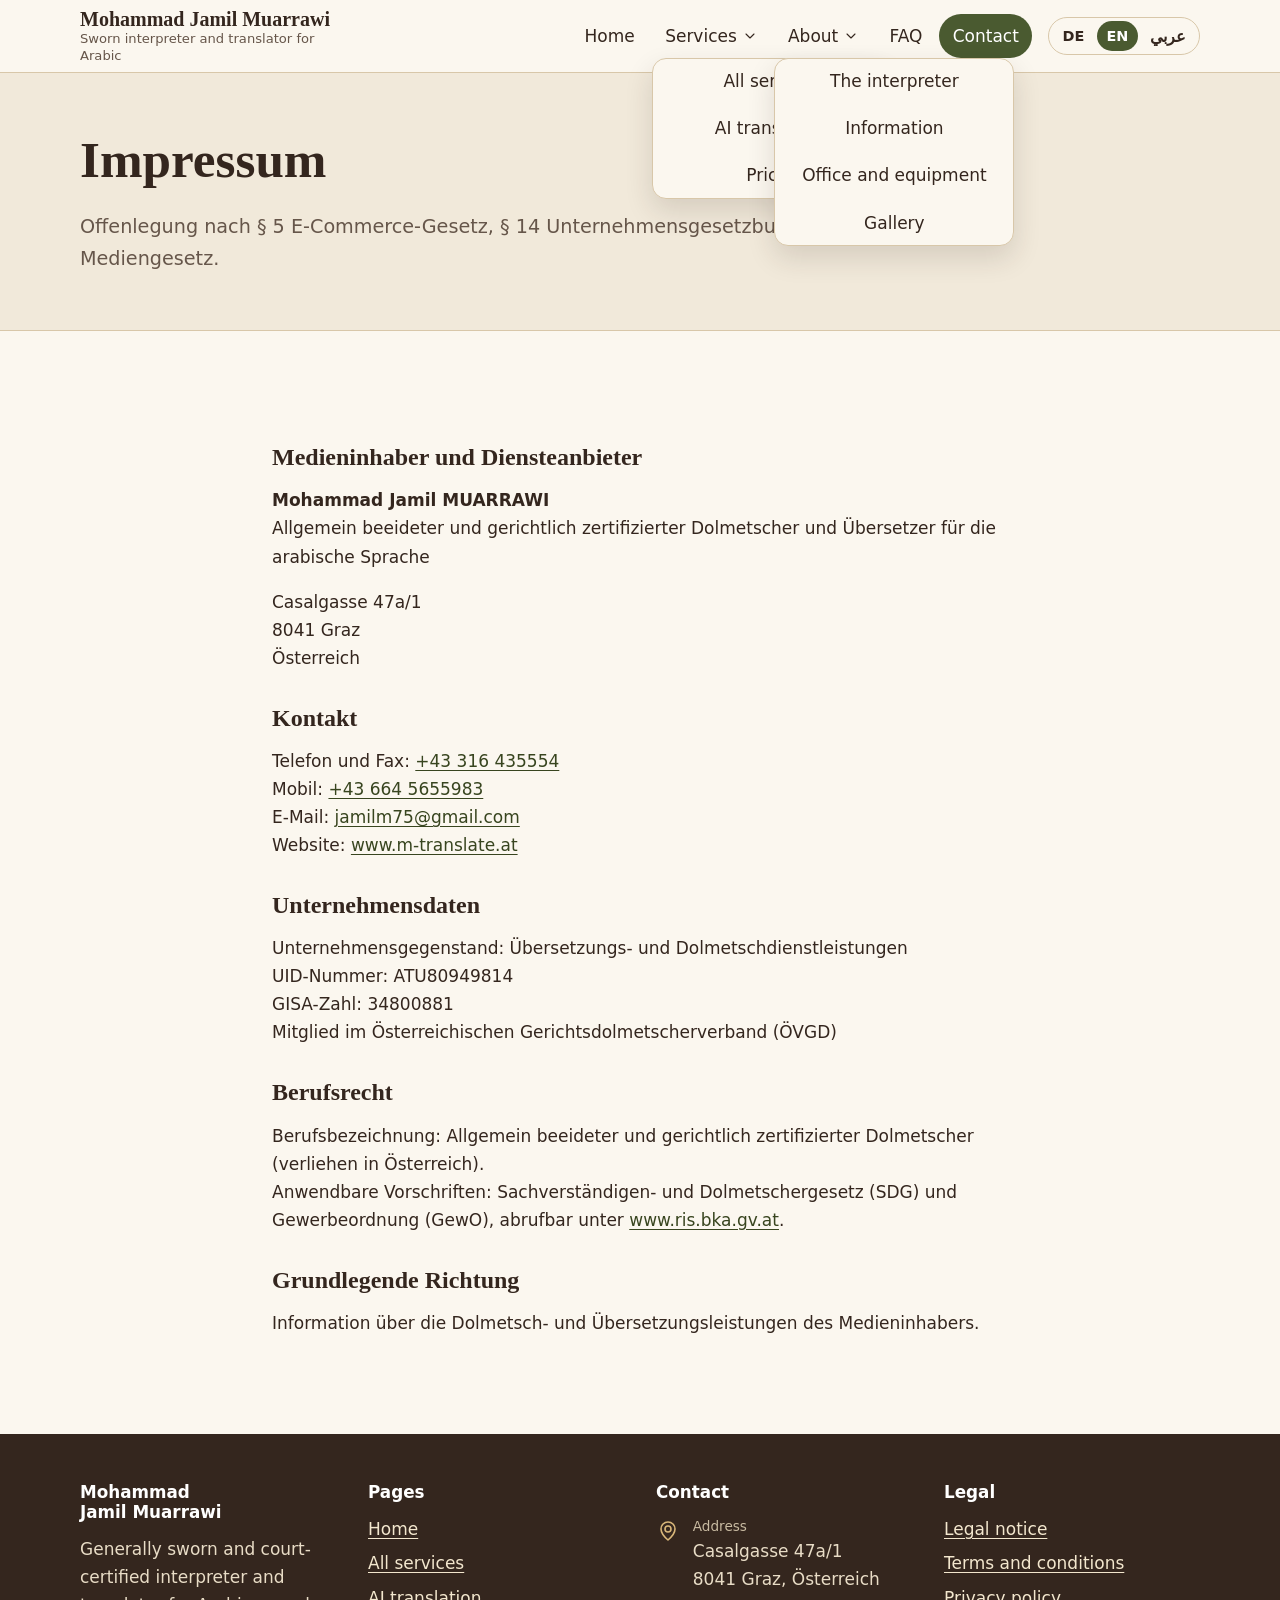
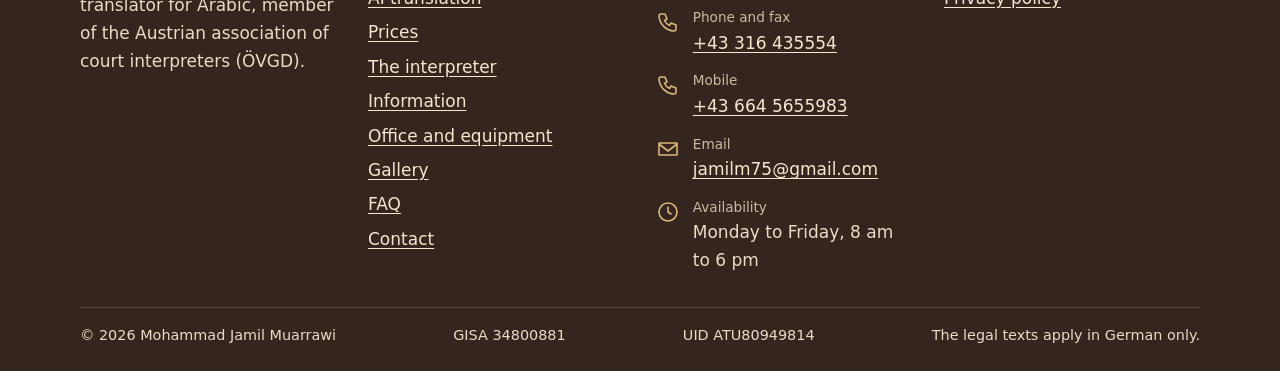
<file: impressum.html>
<!DOCTYPE html>
<html lang="de" dir="ltr">
<head>
<meta charset="utf-8">
<meta name="viewport" content="width=device-width, initial-scale=1">
<title>Impressum | Mohammad Jamil Muarrawi, Graz</title>
<meta name="description" content="Impressum und Offenlegung von Mohammad Jamil Muarrawi, Dolmetscher und Übersetzer in Graz.">
<link rel="canonical" href="https://www.m-translate.at/impressum">
<meta name="robots" content="index, follow">
<meta name="theme-color" content="#F1E9DA">
<link rel="icon" href="assets/icons/favicon.ico" sizes="48x48">
<link rel="icon" href="assets/icons/favicon.svg" type="image/svg+xml">
<link rel="icon" href="assets/icons/favicon-96x96.png" type="image/png" sizes="96x96">
<link rel="apple-touch-icon" href="assets/icons/apple-touch-icon.png">
<link rel="manifest" href="assets/icons/site.webmanifest">
<meta property="og:type" content="website">
<meta property="og:site_name" content="Mohammad Jamil Muarrawi">
<meta property="og:locale" content="de_AT">
<meta property="og:title" content="Impressum | Mohammad Jamil Muarrawi, Graz">
<meta property="og:description" content="Impressum und Offenlegung von Mohammad Jamil Muarrawi, Dolmetscher und Übersetzer in Graz.">
<meta property="og:url" content="https://www.m-translate.at/impressum">
<meta property="og:image" content="https://www.m-translate.at/assets/images/jamil-muarrawi-portrait.webp">
<meta name="twitter:card" content="summary">
<link rel="stylesheet" href="assets/css/style.css">
</head>
<body>
<a class="skip" href="#main" data-i18n="ui.skip">Zum Inhalt springen</a>
<header class="site-header" id="site-header"></header>
<main id="main" lang="de" dir="ltr">
<section class="page-head"><div class="wrap"><h1>Impressum</h1><p class="lead">Offenlegung nach § 5 E-Commerce-Gesetz, § 14 Unternehmensgesetzbuch und § 25 Mediengesetz.</p></div></section>
<section class="sec"><div class="wrap prose">
<!-- Vor Go-Live von Steuerberater oder WKO prüfen lassen. -->
<h2>Medieninhaber und Diensteanbieter</h2>
<p><strong>Mohammad Jamil MUARRAWI</strong><br>Allgemein beeideter und gerichtlich zertifizierter Dolmetscher und Übersetzer für die arabische Sprache</p>
<p><span data-site="street">Casalgasse 47a/1</span><br><span data-site="zip">8041</span> <span data-site="city">Graz</span><br>Österreich</p>
<h2>Kontakt</h2>
<p>Telefon und Fax: <a data-site="phone" href="tel:+43316435554">+43 316 435554</a><br>
Mobil: <a data-site="mobile" href="tel:+436645655983">+43 664 5655983</a><br>
E-Mail: <a data-site="email" href="mailto:jamilm75@gmail.com">jamilm75@gmail.com</a><br>
Website: <a href="https://www.m-translate.at">www.m-translate.at</a></p>
<h2>Unternehmensdaten</h2>
<p>Unternehmensgegenstand: Übersetzungs- und Dolmetschdienstleistungen<br>
UID-Nummer: <span data-site="uid">ATU80949814</span><br>
GISA-Zahl: <span data-site="gisa">34800881</span><br>
Mitglied im Österreichischen Gerichtsdolmetscherverband (ÖVGD)</p>
<h2>Berufsrecht</h2>
<p>Berufsbezeichnung: Allgemein beeideter und gerichtlich zertifizierter Dolmetscher (verliehen in Österreich).<br>
Anwendbare Vorschriften: Sachverständigen- und Dolmetschergesetz (SDG) und Gewerbeordnung (GewO), abrufbar unter <a href="https://www.ris.bka.gv.at" rel="noopener">www.ris.bka.gv.at</a>.</p>
<h2>Grundlegende Richtung</h2>
<p>Information über die Dolmetsch- und Übersetzungsleistungen des Medieninhabers.</p>
</div></section>
</main>
<footer class="site-footer" id="site-footer"></footer>
<script src="assets/js/config.js"></script>
<script src="assets/lang/de.js"></script>
<script src="assets/js/main.js"></script>
</body>
</html>
</file>
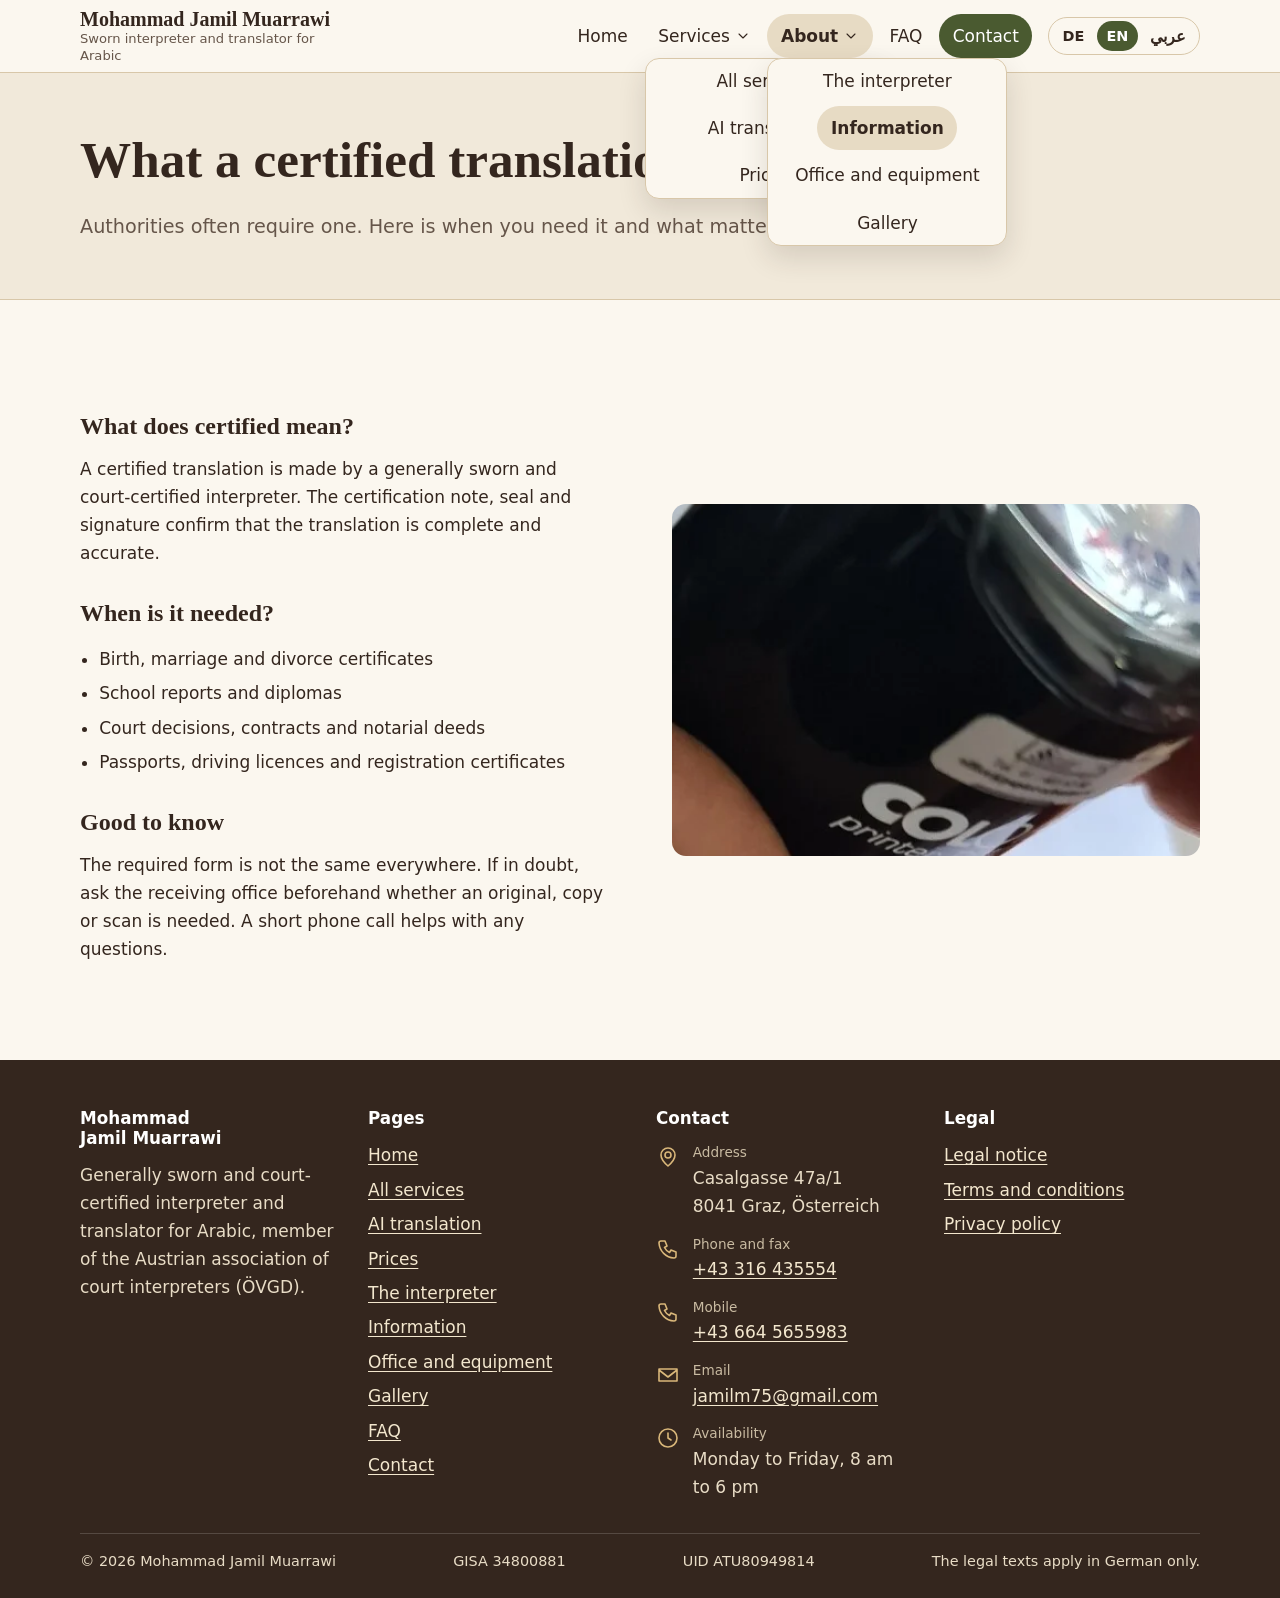
<file: informationen.html>
<!DOCTYPE html>
<html lang="de" dir="ltr">
<head>
<meta charset="utf-8">
<meta name="viewport" content="width=device-width, initial-scale=1">
<title>Was ist eine beglaubigte Übersetzung? | Mohammad Jamil Muarrawi, Graz</title>
<meta name="description" content="Wann beglaubigte Übersetzungen nötig sind und was dabei zu beachten ist: Informationen eines gerichtlich zertifizierten Dolmetschers in Graz.">
<link rel="canonical" href="https://www.m-translate.at/informationen">
<meta name="robots" content="index, follow">
<meta name="theme-color" content="#F1E9DA">
<link rel="icon" href="assets/icons/favicon.ico" sizes="48x48">
<link rel="icon" href="assets/icons/favicon.svg" type="image/svg+xml">
<link rel="icon" href="assets/icons/favicon-96x96.png" type="image/png" sizes="96x96">
<link rel="apple-touch-icon" href="assets/icons/apple-touch-icon.png">
<link rel="manifest" href="assets/icons/site.webmanifest">
<meta property="og:type" content="website">
<meta property="og:site_name" content="Mohammad Jamil Muarrawi">
<meta property="og:locale" content="de_AT">
<meta property="og:title" content="Was ist eine beglaubigte Übersetzung? | Mohammad Jamil Muarrawi, Graz">
<meta property="og:description" content="Wann beglaubigte Übersetzungen nötig sind und was dabei zu beachten ist: Informationen eines gerichtlich zertifizierten Dolmetschers in Graz.">
<meta property="og:url" content="https://www.m-translate.at/informationen">
<meta property="og:image" content="https://www.m-translate.at/assets/images/jamil-muarrawi-portrait.webp">
<meta name="twitter:card" content="summary">
<link rel="stylesheet" href="assets/css/style.css">
</head>
<body>
<a class="skip" href="#main" data-i18n="ui.skip">Zum Inhalt springen</a>
<header class="site-header" id="site-header"></header>
<main id="main">
<section class="page-head"><div class="wrap"><h1 data-i18n="info.h1">Was eine beglaubigte Übersetzung ist</h1><p class="lead" data-i18n="info.lead">Behörden verlangen sie häufig. Hier steht, wann sie nötig ist und worauf es ankommt.</p></div></section>
<section class="sec"><div class="wrap split">
  <div class="prose">
    <h2 data-i18n="info.1h">Was bedeutet beglaubigt?</h2><p data-i18n="info.1p">Eine beglaubigte Übersetzung stammt von einem allgemein beeideten und gerichtlich zertifizierten Dolmetscher. Beglaubigungsvermerk, Siegel und Unterschrift bestätigen, dass die Übersetzung vollständig und richtig ist.</p>
    <h2 data-i18n="info.2h">Wann wird sie gebraucht?</h2>
    <ul><li data-i18n="info.2a">Geburts-, Heirats- und Scheidungsurkunden</li><li data-i18n="info.2b">Zeugnisse und Diplome</li><li data-i18n="info.2c">Gerichtsentscheidungen, Verträge und Notariatsakte</li><li data-i18n="info.2d">Reisepässe, Führerscheine und Meldebestätigungen</li></ul>
    <h2 data-i18n="info.3h">Gut zu wissen</h2><p data-i18n="info.3p">Welche Form eine Stelle verlangt, ist nicht überall gleich. Im Zweifel vorher dort nachfragen, ob Original, Kopie oder Scan nötig ist. Bei Fragen hilft ein kurzer Anruf.</p>
  </div>
  <img class="photo" src="assets/images/stempel-beglaubigung.webp" data-i18n-attr="alt:gal.stamp" alt="Beglaubigungsstempel" alt="" loading="lazy">
</div></section>
</main>
<footer class="site-footer" id="site-footer"></footer>
<script src="assets/js/config.js"></script>
<script src="assets/lang/de.js"></script>
<script src="assets/js/main.js"></script>
</body>
</html>
</file>
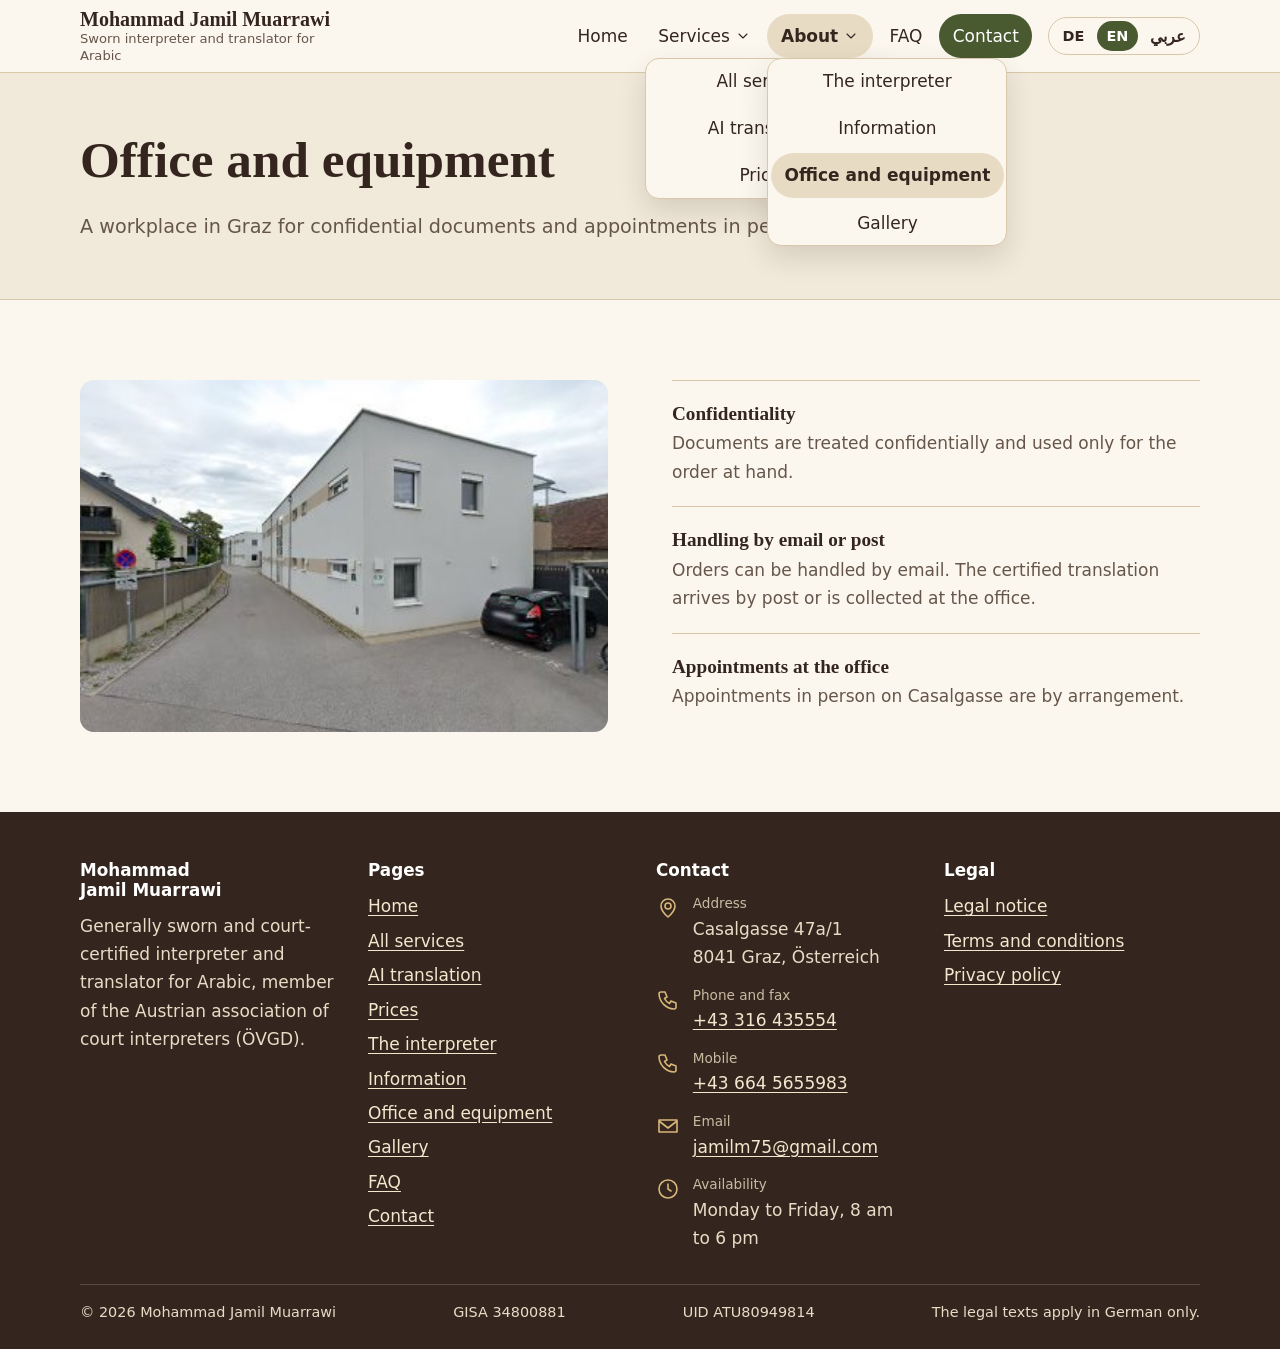
<file: infrastruktur-und-ausstattung.html>
<!DOCTYPE html>
<html lang="de" dir="ltr">
<head>
<meta charset="utf-8">
<meta name="viewport" content="width=device-width, initial-scale=1">
<title>Büro und Ausstattung | Mohammad Jamil Muarrawi, Graz</title>
<meta name="description" content="Büro in der Casalgasse in Graz: vertrauliche Abwicklung, Aufträge per E-Mail oder Post, Termine nach Vereinbarung.">
<link rel="canonical" href="https://www.m-translate.at/infrastruktur-und-ausstattung">
<meta name="robots" content="index, follow">
<meta name="theme-color" content="#F1E9DA">
<link rel="icon" href="assets/icons/favicon.ico" sizes="48x48">
<link rel="icon" href="assets/icons/favicon.svg" type="image/svg+xml">
<link rel="icon" href="assets/icons/favicon-96x96.png" type="image/png" sizes="96x96">
<link rel="apple-touch-icon" href="assets/icons/apple-touch-icon.png">
<link rel="manifest" href="assets/icons/site.webmanifest">
<meta property="og:type" content="website">
<meta property="og:site_name" content="Mohammad Jamil Muarrawi">
<meta property="og:locale" content="de_AT">
<meta property="og:title" content="Büro und Ausstattung | Mohammad Jamil Muarrawi, Graz">
<meta property="og:description" content="Büro in der Casalgasse in Graz: vertrauliche Abwicklung, Aufträge per E-Mail oder Post, Termine nach Vereinbarung.">
<meta property="og:url" content="https://www.m-translate.at/infrastruktur-und-ausstattung">
<meta property="og:image" content="https://www.m-translate.at/assets/images/jamil-muarrawi-portrait.webp">
<meta name="twitter:card" content="summary">
<link rel="stylesheet" href="assets/css/style.css">
</head>
<body>
<a class="skip" href="#main" data-i18n="ui.skip">Zum Inhalt springen</a>
<header class="site-header" id="site-header"></header>
<main id="main">
<section class="page-head"><div class="wrap"><h1 data-i18n="infra.h1">Büro und Ausstattung</h1><p class="lead" data-i18n="infra.lead">Ein Arbeitsplatz in Graz für vertrauliche Dokumente und persönliche Termine.</p></div></section>
<section class="sec"><div class="wrap split">
  <img class="photo" src="assets/images/buero-graz.webp" data-i18n-attr="alt:gal.office" alt="Das Büro in der Casalgasse, Graz" alt="" loading="lazy">
  <div class="rows" style="grid-template-columns:1fr"><div class="row"><h3 data-i18n="infra.1t">Vertraulichkeit</h3><p data-i18n="infra.1d">Dokumente werden vertraulich behandelt und nur für den jeweiligen Auftrag verwendet.</p></div><div class="row"><h3 data-i18n="infra.2t">Abwicklung per E-Mail oder Post</h3><p data-i18n="infra.2d">Aufträge lassen sich per E-Mail abwickeln. Die beglaubigte Übersetzung kommt per Post oder wird im Büro abgeholt.</p></div><div class="row"><h3 data-i18n="infra.3t">Termine im Büro</h3><p data-i18n="infra.3d">Persönliche Termine in der Casalgasse finden nach Vereinbarung statt.</p></div></div>
</div></section>
</main>
<footer class="site-footer" id="site-footer"></footer>
<script src="assets/js/config.js"></script>
<script src="assets/lang/de.js"></script>
<script src="assets/js/main.js"></script>
</body>
</html>
</file>
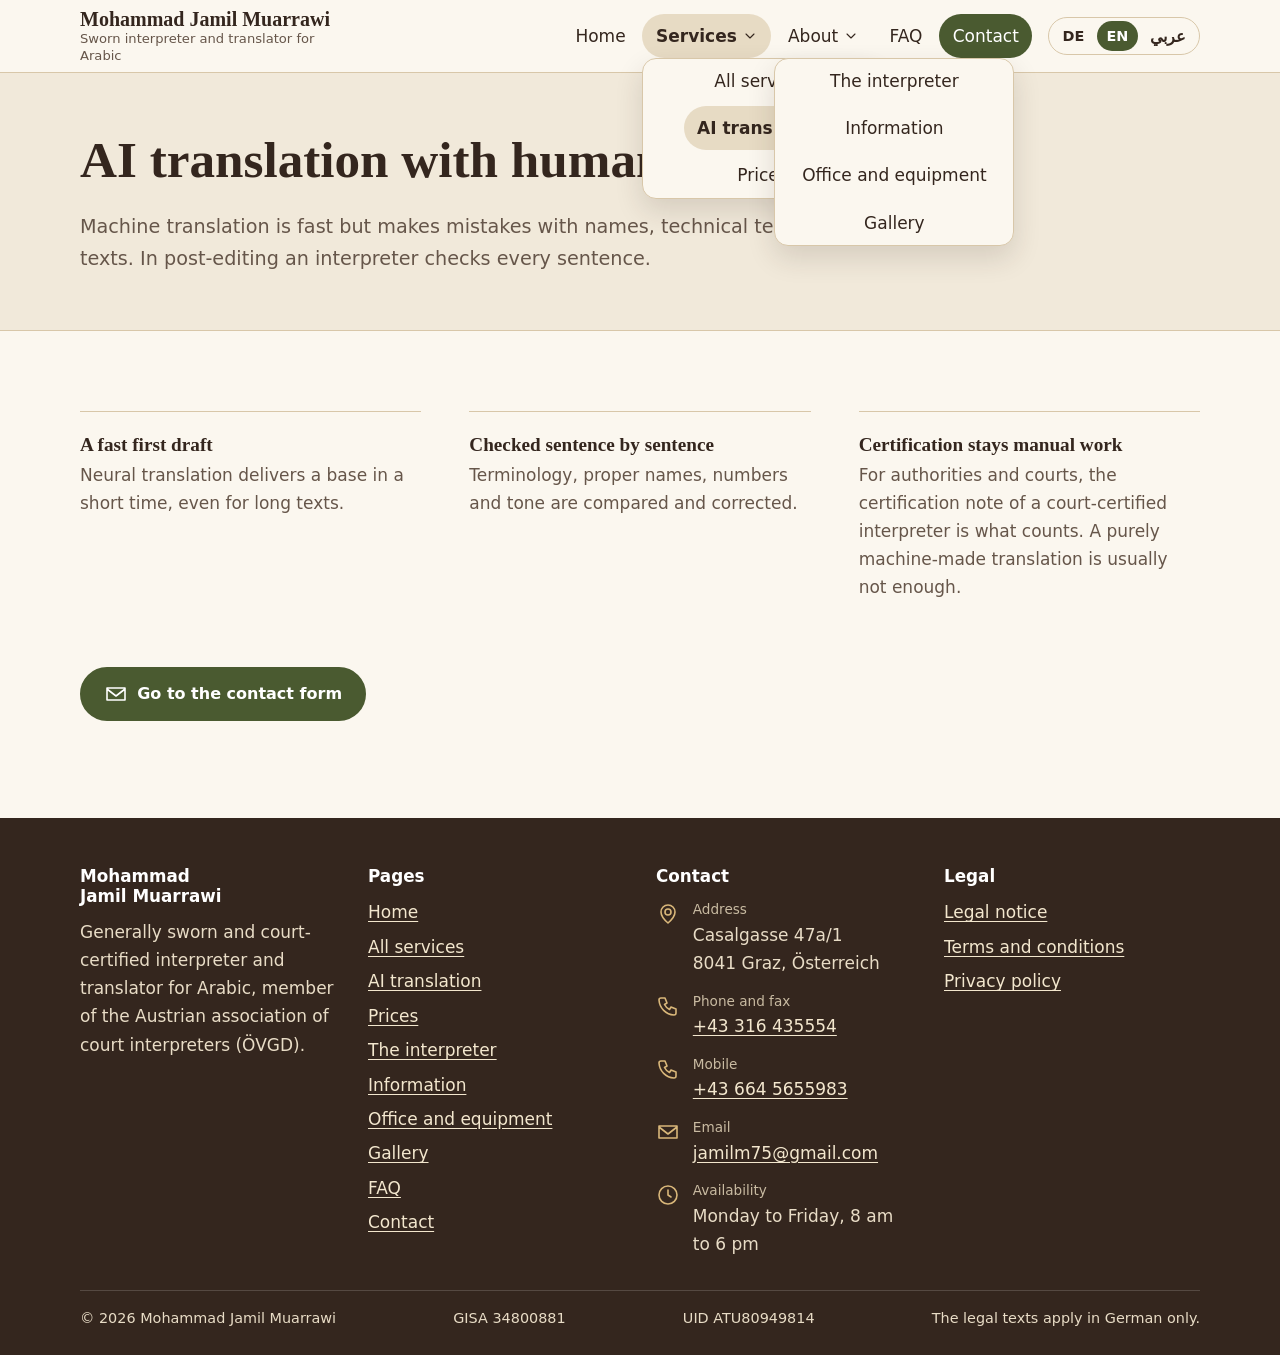
<file: ki-uebersetzungen.html>
<!DOCTYPE html>
<html lang="de" dir="ltr">
<head>
<meta charset="utf-8">
<meta name="viewport" content="width=device-width, initial-scale=1">
<title>KI-Übersetzung und Post-Editing | Mohammad Jamil Muarrawi, Graz</title>
<meta name="description" content="Maschinelle Vorübersetzung mit menschlicher Nachbearbeitung durch einen gerichtlich zertifizierten Dolmetscher, Deutsch–Arabisch.">
<link rel="canonical" href="https://www.m-translate.at/ki-uebersetzungen">
<meta name="robots" content="index, follow">
<meta name="theme-color" content="#F1E9DA">
<link rel="icon" href="assets/icons/favicon.ico" sizes="48x48">
<link rel="icon" href="assets/icons/favicon.svg" type="image/svg+xml">
<link rel="icon" href="assets/icons/favicon-96x96.png" type="image/png" sizes="96x96">
<link rel="apple-touch-icon" href="assets/icons/apple-touch-icon.png">
<link rel="manifest" href="assets/icons/site.webmanifest">
<meta property="og:type" content="website">
<meta property="og:site_name" content="Mohammad Jamil Muarrawi">
<meta property="og:locale" content="de_AT">
<meta property="og:title" content="KI-Übersetzung und Post-Editing | Mohammad Jamil Muarrawi, Graz">
<meta property="og:description" content="Maschinelle Vorübersetzung mit menschlicher Nachbearbeitung durch einen gerichtlich zertifizierten Dolmetscher, Deutsch–Arabisch.">
<meta property="og:url" content="https://www.m-translate.at/ki-uebersetzungen">
<meta property="og:image" content="https://www.m-translate.at/assets/images/jamil-muarrawi-portrait.webp">
<meta name="twitter:card" content="summary">
<link rel="stylesheet" href="assets/css/style.css">
</head>
<body>
<a class="skip" href="#main" data-i18n="ui.skip">Zum Inhalt springen</a>
<header class="site-header" id="site-header"></header>
<main id="main">
<section class="page-head"><div class="wrap"><h1 data-i18n="ki.h1">KI-Übersetzung mit Nachbearbeitung</h1><p class="lead" data-i18n="ki.lead">Maschinelle Übersetzung ist schnell, macht aber bei Namen, Fachbegriffen und Rechtstexten Fehler. Beim Post-Editing prüft ein Dolmetscher jeden Satz.</p></div></section>
<section class="sec"><div class="wrap"><div class="rows"><div class="row"><h3 data-i18n="ki.1t">Schneller Rohtext</h3><p data-i18n="ki.1d">Neuronale Übersetzung liefert in kurzer Zeit eine Grundlage, auch bei umfangreichen Texten.</p></div><div class="row"><h3 data-i18n="ki.2t">Prüfung Satz für Satz</h3><p data-i18n="ki.2d">Terminologie, Eigennamen, Zahlen und Tonfall werden verglichen und korrigiert.</p></div><div class="row"><h3 data-i18n="ki.3t">Beglaubigung bleibt Handarbeit</h3><p data-i18n="ki.3d">Für Behörden und Gerichte zählt der Beglaubigungsvermerk eines gerichtlich zertifizierten Dolmetschers. Eine reine Maschinenübersetzung reicht dafür in der Regel nicht.</p></div></div><p>&nbsp;</p><p><a class="btn" href="kontakt.html"><i data-icon="mail"></i><span data-i18n="home.cta.b">Zum Kontaktformular</span></a></p></div></section>
</main>
<footer class="site-footer" id="site-footer"></footer>
<script src="assets/js/config.js"></script>
<script src="assets/lang/de.js"></script>
<script src="assets/js/main.js"></script>
</body>
</html>
</file>
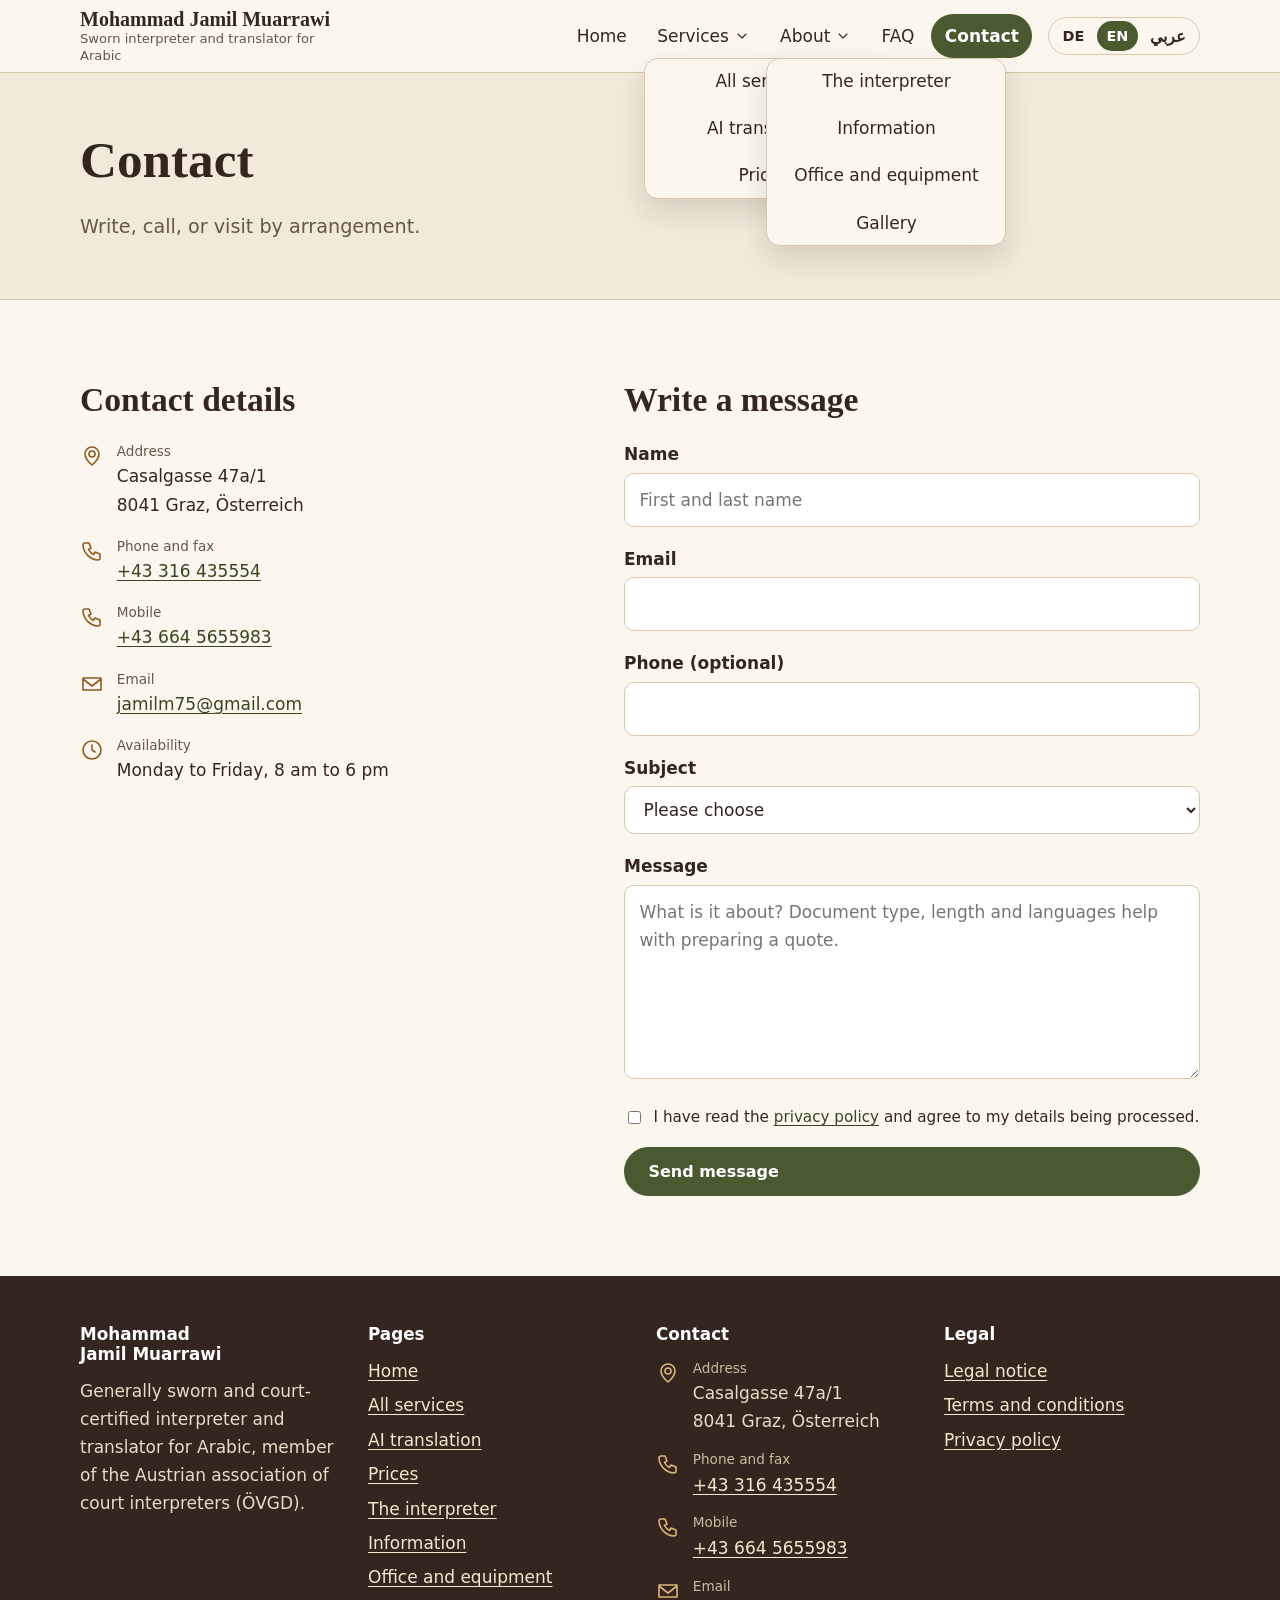
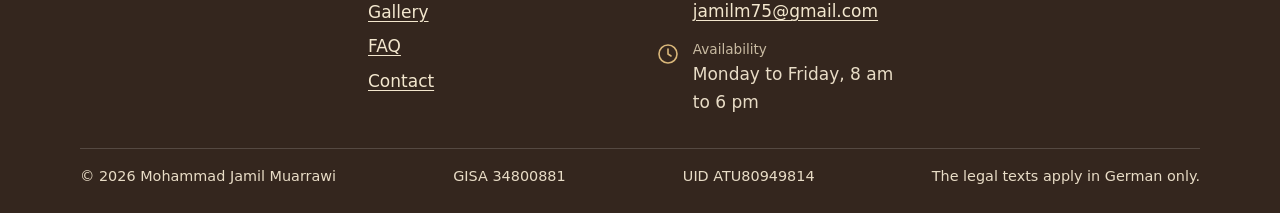
<file: kontakt.html>
<!DOCTYPE html>
<html lang="de" dir="ltr">
<head>
<meta charset="utf-8">
<meta name="viewport" content="width=device-width, initial-scale=1">
<title>Kontakt und Angebot | Mohammad Jamil Muarrawi, Graz</title>
<meta name="description" content="Kontakt zum Übersetzungsbüro in Graz: Telefon, E-Mail und Formular für ein unverbindliches Angebot.">
<link rel="canonical" href="https://www.m-translate.at/kontakt">
<meta name="robots" content="index, follow">
<meta name="theme-color" content="#F1E9DA">
<link rel="icon" href="assets/icons/favicon.ico" sizes="48x48">
<link rel="icon" href="assets/icons/favicon.svg" type="image/svg+xml">
<link rel="icon" href="assets/icons/favicon-96x96.png" type="image/png" sizes="96x96">
<link rel="apple-touch-icon" href="assets/icons/apple-touch-icon.png">
<link rel="manifest" href="assets/icons/site.webmanifest">
<meta property="og:type" content="website">
<meta property="og:site_name" content="Mohammad Jamil Muarrawi">
<meta property="og:locale" content="de_AT">
<meta property="og:title" content="Kontakt und Angebot | Mohammad Jamil Muarrawi, Graz">
<meta property="og:description" content="Kontakt zum Übersetzungsbüro in Graz: Telefon, E-Mail und Formular für ein unverbindliches Angebot.">
<meta property="og:url" content="https://www.m-translate.at/kontakt">
<meta property="og:image" content="https://www.m-translate.at/assets/images/jamil-muarrawi-portrait.webp">
<meta name="twitter:card" content="summary">
<link rel="stylesheet" href="assets/css/style.css">
</head>
<body>
<a class="skip" href="#main" data-i18n="ui.skip">Zum Inhalt springen</a>
<header class="site-header" id="site-header"></header>
<main id="main">
<section class="page-head"><div class="wrap"><h1 data-i18n="ct.h1">Kontakt</h1><p class="lead" data-i18n="ct.lead">Schreiben, anrufen oder nach Vereinbarung vorbeikommen.</p></div></section>
<section class="sec"><div class="wrap contact">
  <div><h2 data-i18n="ct.info">Kontaktdaten</h2><ul class="info" data-contact></ul></div>
  <div>
    <h2 data-i18n="ct.form">Nachricht schreiben</h2>
    <form id="contact-form" class="form" action="https://api.web3forms.com/submit" method="POST">
      <input type="hidden" name="access_key" value="">
      <input type="hidden" name="subject" value="Neue Anfrage über m-translate.at">
      <input type="hidden" name="from_name" value="m-translate.at Kontaktformular">
      <input type="checkbox" name="botcheck" class="hp" tabindex="-1" autocomplete="off" aria-hidden="true">
      <div><label for="f-name" data-i18n="form.name">Name</label><input id="f-name" name="name" required autocomplete="name" data-i18n-attr="placeholder:form.name.ph" placeholder="Vor- und Nachname"></div>
      <div><label for="f-email" data-i18n="form.email">E-Mail</label><input id="f-email" name="email" type="email" required autocomplete="email"></div>
      <div><label for="f-phone" data-i18n="form.phone">Telefon (optional)</label><input id="f-phone" name="phone" type="tel" autocomplete="tel"></div>
      <div><label for="service" data-i18n="form.service">Anliegen</label><select id="service" name="service" required></select></div>
      <div><label for="f-msg" data-i18n="form.msg">Nachricht</label><textarea id="f-msg" name="message" rows="6" required data-i18n-attr="placeholder:form.msg.ph" placeholder="Worum geht es? Dokumentart, Umfang und Sprachen helfen bei der Angebotserstellung."></textarea></div>
      <div class="check"><input id="f-consent" name="consent" type="checkbox" value="Ja" required><label for="f-consent" data-i18n="form.consent">Ich habe die <a href='datenschutz.html'>Datenschutzerklärung</a> gelesen und bin mit der Verarbeitung meiner Angaben einverstanden.</label></div>
      <button class="btn" type="submit" data-i18n="form.send">Nachricht senden</button>
      <p id="form-status" class="status" role="status" aria-live="polite"></p>
    </form>
  </div>
</div></section>
</main>
<footer class="site-footer" id="site-footer"></footer>
<script src="assets/js/config.js"></script>
<script src="assets/lang/de.js"></script>
<script src="assets/js/main.js"></script>
</body>
</html>
</file>
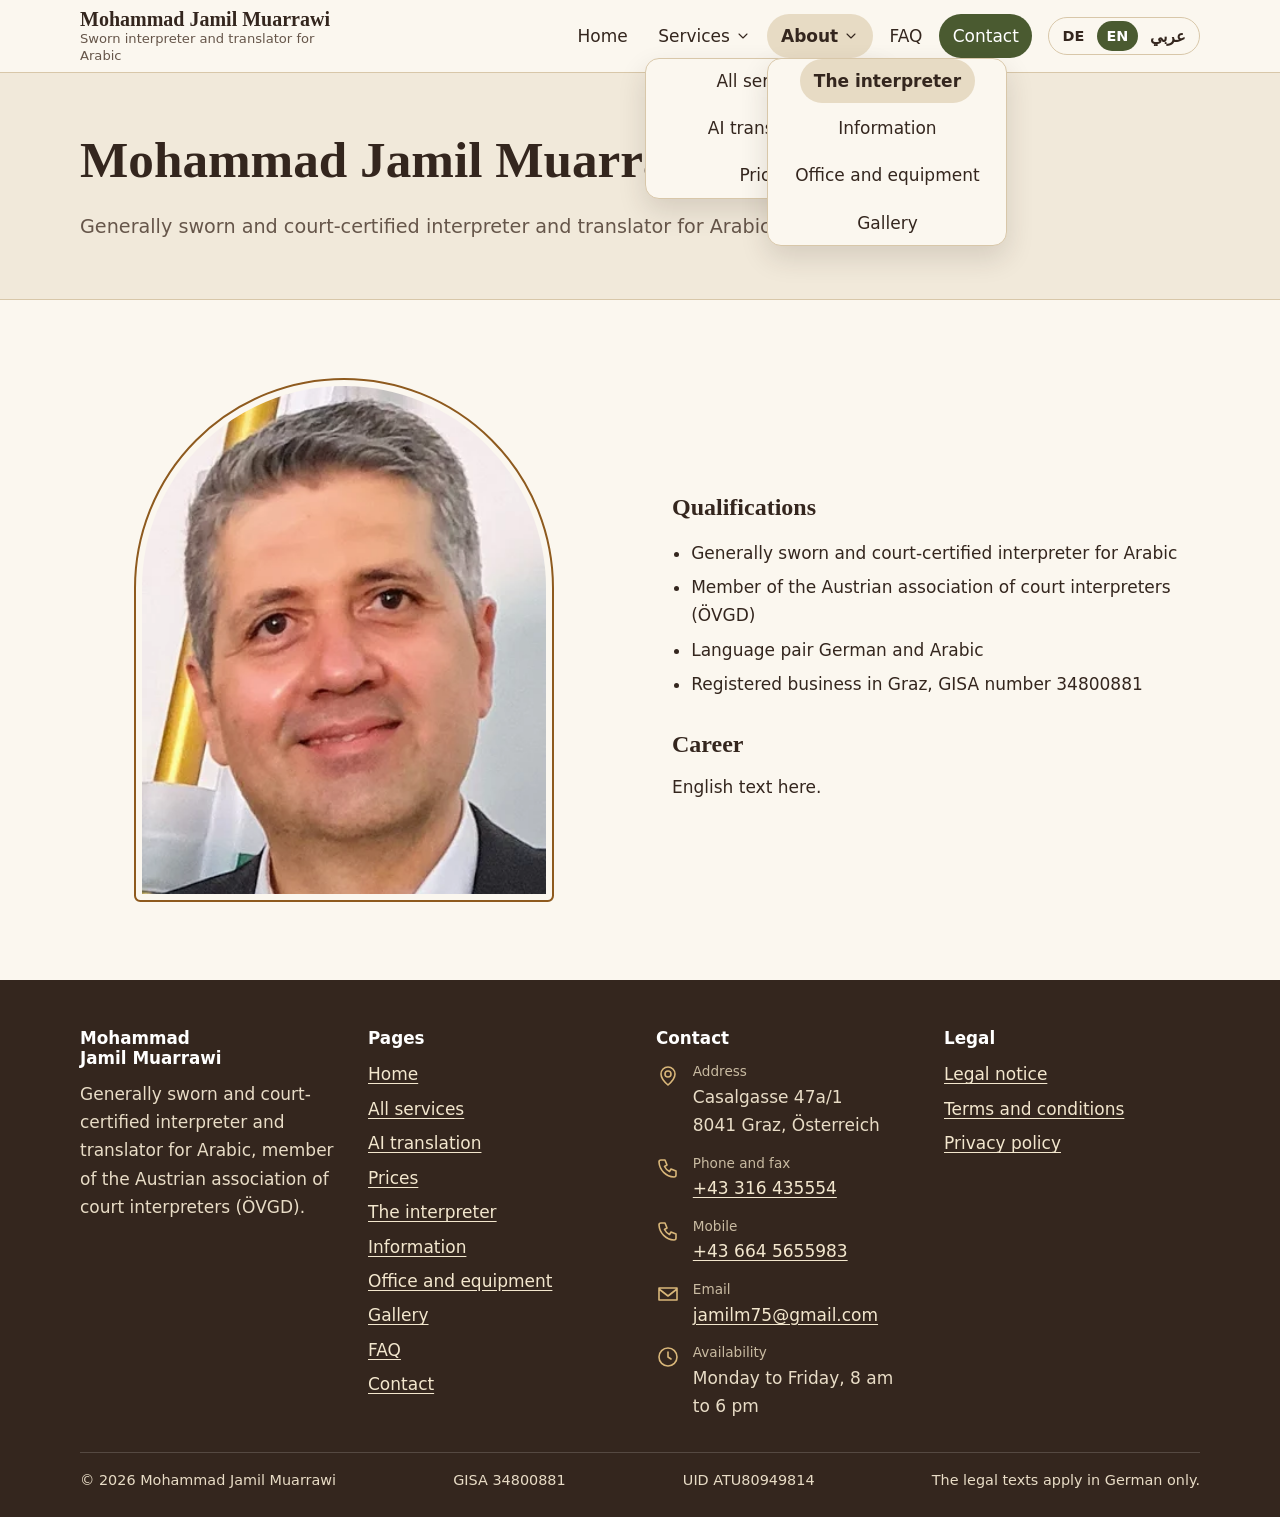
<file: lebenslauf.html>
<!DOCTYPE html>
<html lang="de" dir="ltr">
<head>
<meta charset="utf-8">
<meta name="viewport" content="width=device-width, initial-scale=1">
<title>Der Dolmetscher: Mohammad Jamil Muarrawi | Mohammad Jamil Muarrawi, Graz</title>
<meta name="description" content="Qualifikation und Mitgliedschaft von Mohammad Jamil Muarrawi, allgemein beeideter und gerichtlich zertifizierter Dolmetscher und Übersetzer für Arabisch in Graz.">
<link rel="canonical" href="https://www.m-translate.at/lebenslauf">
<meta name="robots" content="index, follow">
<meta name="theme-color" content="#F1E9DA">
<link rel="icon" href="assets/icons/favicon.ico" sizes="48x48">
<link rel="icon" href="assets/icons/favicon.svg" type="image/svg+xml">
<link rel="icon" href="assets/icons/favicon-96x96.png" type="image/png" sizes="96x96">
<link rel="apple-touch-icon" href="assets/icons/apple-touch-icon.png">
<link rel="manifest" href="assets/icons/site.webmanifest">
<meta property="og:type" content="website">
<meta property="og:site_name" content="Mohammad Jamil Muarrawi">
<meta property="og:locale" content="de_AT">
<meta property="og:title" content="Der Dolmetscher: Mohammad Jamil Muarrawi | Mohammad Jamil Muarrawi, Graz">
<meta property="og:description" content="Qualifikation und Mitgliedschaft von Mohammad Jamil Muarrawi, allgemein beeideter und gerichtlich zertifizierter Dolmetscher und Übersetzer für Arabisch in Graz.">
<meta property="og:url" content="https://www.m-translate.at/lebenslauf">
<meta property="og:image" content="https://www.m-translate.at/assets/images/jamil-muarrawi-portrait.webp">
<meta name="twitter:card" content="summary">
<link rel="stylesheet" href="assets/css/style.css">
</head>
<body>
<a class="skip" href="#main" data-i18n="ui.skip">Zum Inhalt springen</a>
<header class="site-header" id="site-header"></header>
<main id="main">
<section class="page-head"><div class="wrap"><h1>Mohammad Jamil Muarrawi</h1><p class="lead" data-i18n="cv.lead">Allgemein beeideter und gerichtlich zertifizierter Dolmetscher und Übersetzer für die arabische Sprache in Graz.</p></div></section>
<section class="sec"><div class="wrap split">
  <img class="arch" src="assets/images/jamil-muarrawi-portrait.webp" alt="Mohammad Jamil Muarrawi" loading="lazy">
  <div class="prose">
    <h2 data-i18n="cv.h2">Qualifikation</h2>
    <ul><li data-i18n="cv.q1">Allgemein beeideter und gerichtlich zertifizierter Dolmetscher für die arabische Sprache</li><li data-i18n="cv.q2">Mitglied im Österreichischen Gerichtsdolmetscherverband (ÖVGD)</li><li data-i18n="cv.q3">Sprachkombination Deutsch und Arabisch</li><li data-i18n="cv.q4">Gewerbliche Tätigkeit in Graz, GISA-Zahl 34800881</li></ul>
    <!-- Werdegang ergänzen: Ausbildung, Berufserfahrung, Einsatzgebiete.
         Neuen Absatz hier einfügen (Vorlage siehe README.md, Abschnitt "Neue Seite") -->
    <h2 data-i18n="cv.werdegang">Werdegang</h2>
    <p data-i18n="cv.werdegang.p">Hier steht der deutsche Text.</p>
     
  </div>
</div></section>
</main>
<footer class="site-footer" id="site-footer"></footer>
<script src="assets/js/config.js"></script>
<script src="assets/lang/de.js"></script>
<script src="assets/js/main.js"></script>
</body>
</html>
</file>
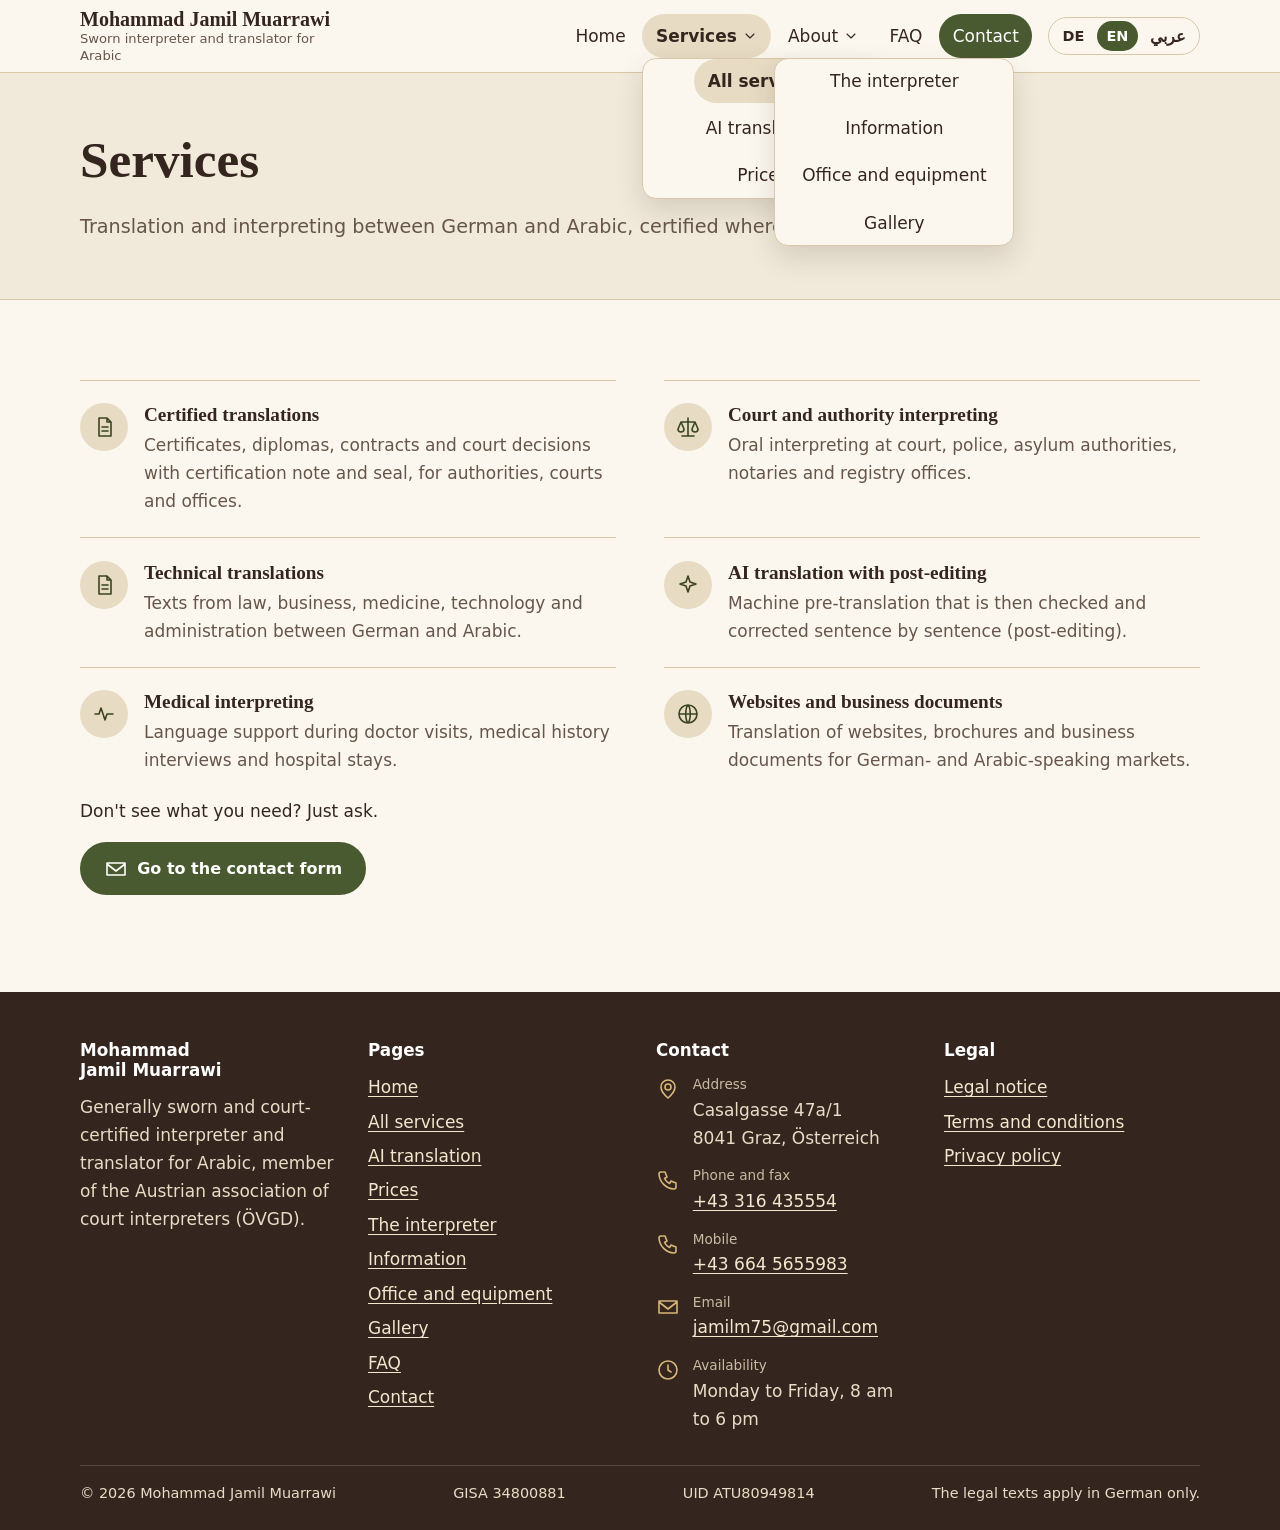
<file: leistungen.html>
<!DOCTYPE html>
<html lang="de" dir="ltr">
<head>
<meta charset="utf-8">
<meta name="viewport" content="width=device-width, initial-scale=1">
<title>Leistungen | Mohammad Jamil Muarrawi, Graz</title>
<meta name="description" content="Beglaubigte Übersetzungen, Gerichtsdolmetschen, Fachübersetzungen und mehr zwischen Deutsch und Arabisch in Graz.">
<link rel="canonical" href="https://www.m-translate.at/leistungen">
<meta name="robots" content="index, follow">
<meta name="theme-color" content="#F1E9DA">
<link rel="icon" href="assets/icons/favicon.ico" sizes="48x48">
<link rel="icon" href="assets/icons/favicon.svg" type="image/svg+xml">
<link rel="icon" href="assets/icons/favicon-96x96.png" type="image/png" sizes="96x96">
<link rel="apple-touch-icon" href="assets/icons/apple-touch-icon.png">
<link rel="manifest" href="assets/icons/site.webmanifest">
<meta property="og:type" content="website">
<meta property="og:site_name" content="Mohammad Jamil Muarrawi">
<meta property="og:locale" content="de_AT">
<meta property="og:title" content="Leistungen | Mohammad Jamil Muarrawi, Graz">
<meta property="og:description" content="Beglaubigte Übersetzungen, Gerichtsdolmetschen, Fachübersetzungen und mehr zwischen Deutsch und Arabisch in Graz.">
<meta property="og:url" content="https://www.m-translate.at/leistungen">
<meta property="og:image" content="https://www.m-translate.at/assets/images/jamil-muarrawi-portrait.webp">
<meta name="twitter:card" content="summary">
<link rel="stylesheet" href="assets/css/style.css">
</head>
<body>
<a class="skip" href="#main" data-i18n="ui.skip">Zum Inhalt springen</a>
<header class="site-header" id="site-header"></header>
<main id="main">
<section class="page-head"><div class="wrap"><h1 data-i18n="svcp.h1">Leistungen</h1><p class="lead" data-i18n="svcp.lead">Übersetzen und Dolmetschen zwischen Deutsch und Arabisch, beglaubigt wo es verlangt wird.</p></div></section>
<section class="sec"><div class="wrap">
  <div class="svc-list" data-services></div>
  <p data-i18n="svc.other">Die gewünschte Leistung steht nicht dabei? Einfach nachfragen.</p>
  <p><a class="btn" href="kontakt.html"><i data-icon="mail"></i><span data-i18n="home.cta.b">Zum Kontaktformular</span></a></p>
</div></section>
</main>
<footer class="site-footer" id="site-footer"></footer>
<script src="assets/js/config.js"></script>
<script src="assets/lang/de.js"></script>
<script src="assets/js/main.js"></script>
</body>
</html>
</file>
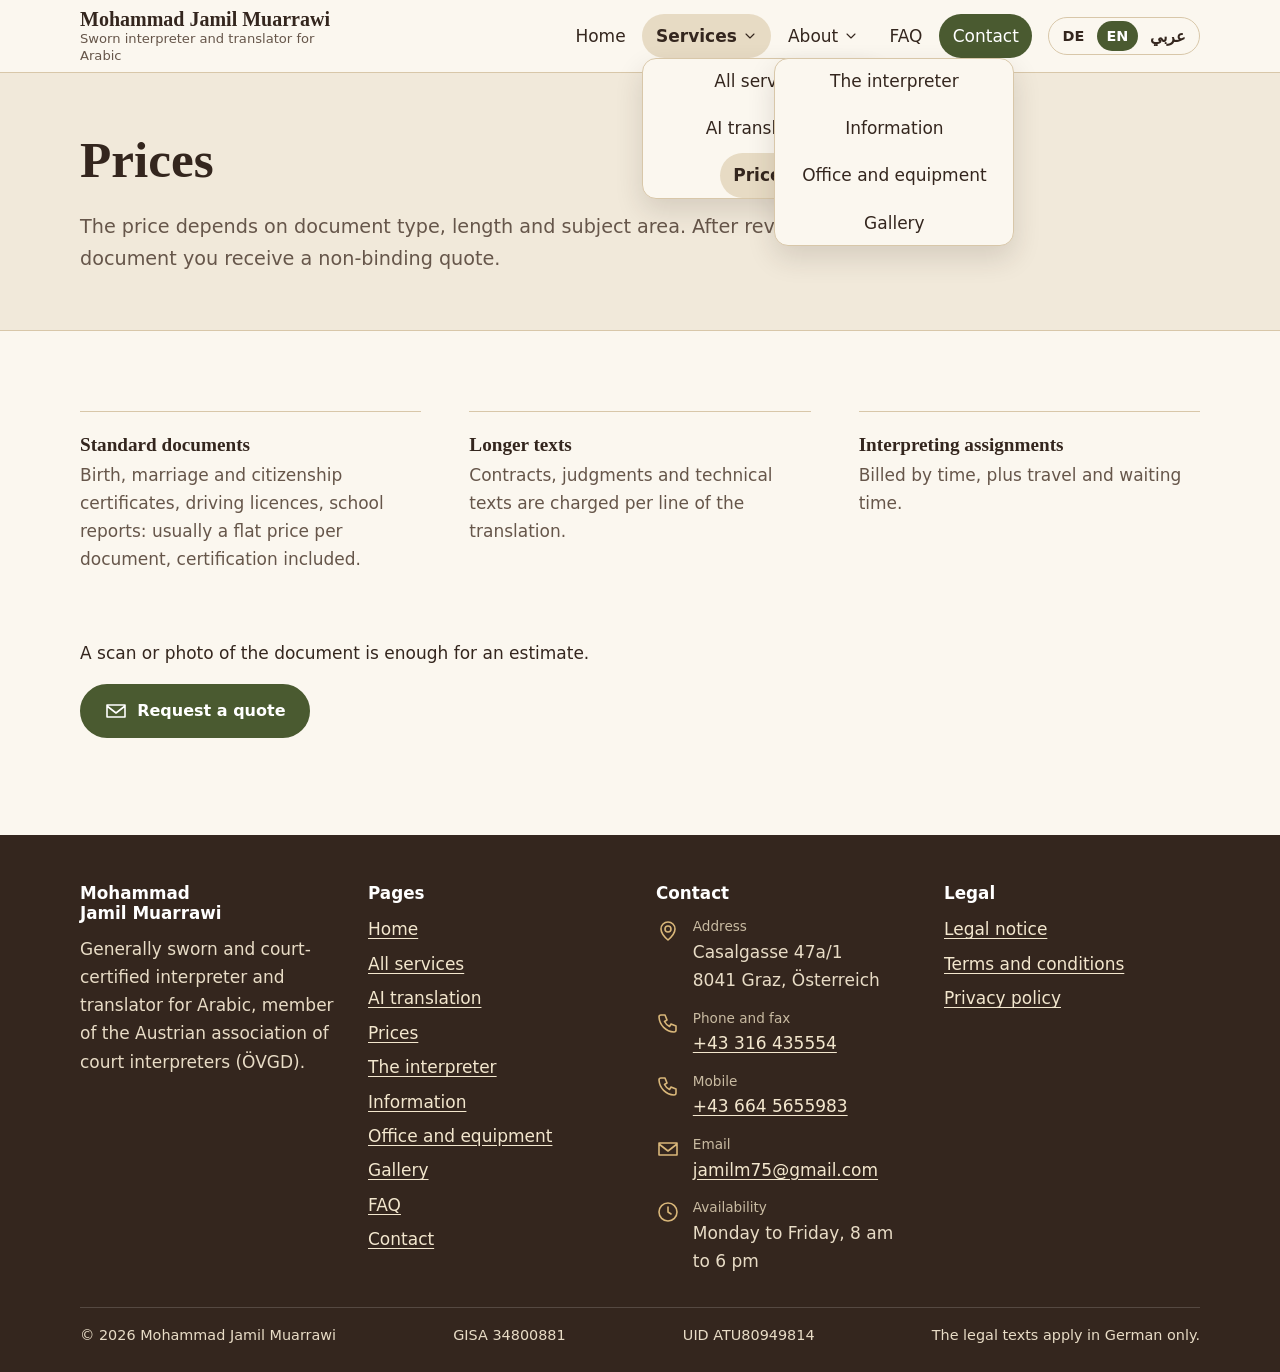
<file: preise.html>
<!DOCTYPE html>
<html lang="de" dir="ltr">
<head>
<meta charset="utf-8">
<meta name="viewport" content="width=device-width, initial-scale=1">
<title>Preise | Mohammad Jamil Muarrawi, Graz</title>
<meta name="description" content="Preise für beglaubigte Übersetzungen, Fachtexte und Dolmetscheinsätze in Graz. Unverbindliches Angebot nach Durchsicht des Dokuments.">
<link rel="canonical" href="https://www.m-translate.at/preise">
<meta name="robots" content="index, follow">
<meta name="theme-color" content="#F1E9DA">
<link rel="icon" href="assets/icons/favicon.ico" sizes="48x48">
<link rel="icon" href="assets/icons/favicon.svg" type="image/svg+xml">
<link rel="icon" href="assets/icons/favicon-96x96.png" type="image/png" sizes="96x96">
<link rel="apple-touch-icon" href="assets/icons/apple-touch-icon.png">
<link rel="manifest" href="assets/icons/site.webmanifest">
<meta property="og:type" content="website">
<meta property="og:site_name" content="Mohammad Jamil Muarrawi">
<meta property="og:locale" content="de_AT">
<meta property="og:title" content="Preise | Mohammad Jamil Muarrawi, Graz">
<meta property="og:description" content="Preise für beglaubigte Übersetzungen, Fachtexte und Dolmetscheinsätze in Graz. Unverbindliches Angebot nach Durchsicht des Dokuments.">
<meta property="og:url" content="https://www.m-translate.at/preise">
<meta property="og:image" content="https://www.m-translate.at/assets/images/jamil-muarrawi-portrait.webp">
<meta name="twitter:card" content="summary">
<link rel="stylesheet" href="assets/css/style.css">
</head>
<body>
<a class="skip" href="#main" data-i18n="ui.skip">Zum Inhalt springen</a>
<header class="site-header" id="site-header"></header>
<main id="main">
<section class="page-head"><div class="wrap"><h1 data-i18n="pr.h1">Preise</h1><p class="lead" data-i18n="pr.lead">Der Preis hängt von Dokumentart, Umfang und Fachgebiet ab. Nach Durchsicht des Dokuments folgt ein unverbindliches Angebot.</p></div></section>
<section class="sec"><div class="wrap"><div class="rows"><div class="row"><h3 data-i18n="pr.1t">Standardurkunden</h3><p data-i18n="pr.1d">Geburts-, Heirats- und Staatsbürgerschaftsurkunden, Führerscheine, Zeugnisse: meist ein Pauschalpreis pro Dokument, Beglaubigung inklusive.</p></div><div class="row"><h3 data-i18n="pr.2t">Umfangreiche Texte</h3><p data-i18n="pr.2d">Verträge, Urteile und Fachtexte werden nach Zeilen der Übersetzung berechnet.</p></div><div class="row"><h3 data-i18n="pr.3t">Dolmetscheinsätze</h3><p data-i18n="pr.3d">Abgerechnet wird nach Zeit, dazu kommen Anfahrt und Wartezeit.</p></div></div><p>&nbsp;</p><p data-i18n="pr.note">Für die Einschätzung genügt ein Scan oder Foto des Dokuments.</p><p><a class="btn" href="kontakt.html"><i data-icon="mail"></i><span data-i18n="pr.btn">Angebot anfragen</span></a></p></div></section>
</main>
<footer class="site-footer" id="site-footer"></footer>
<script src="assets/js/config.js"></script>
<script src="assets/lang/de.js"></script>
<script src="assets/js/main.js"></script>
</body>
</html>
</file>
<file: assets/css/style.css>
/* m-translate.at – Designsystem
   Farben, Schriften, Abstände: nur hier in :root ändern.
   Alle Abstände nutzen logische Eigenschaften (inline/block), damit Arabisch (RTL) automatisch gespiegelt wird. */
:root {
  --linen: #F1E9DA;
  --paper: #FBF7EF;
  --sand: #E7DBC4;
  --clay: #D8C7A9;
  --walnut: #34261E;
  --muted: #66564A;
  --olive: #4A5A30;
  --olive-ink: #38451F;
  --brass: #8E5A1E;
  --radius: 14px;
  --maxw: 1120px;
  --gutter: clamp(1.1rem, 4vw, 2rem);
  --header-h: 4.5rem;
  --serif: "Iowan Old Style", "Palatino Linotype", Palatino, "Book Antiqua", Georgia, serif;
  --sans: system-ui, -apple-system, "Segoe UI", Roboto, "Helvetica Neue", Arial, sans-serif;
  --arabic: "Noto Naskh Arabic", "Segoe UI", Tahoma, "Geeza Pro", "Traditional Arabic", serif;
}

*, *::before, *::after { box-sizing: border-box; }
html { scroll-behavior: smooth; -webkit-text-size-adjust: 100%; }
@media (prefers-reduced-motion: reduce) {
  html { scroll-behavior: auto; }
  * { transition: none !important; animation: none !important; }
}
body {
  margin: 0; min-height: 100vh; display: flex; flex-direction: column;
  font: 1.0625rem/1.65 var(--sans); color: var(--walnut); background: var(--paper);
}
main { flex: 1; }
[lang="ar"] body { font-family: var(--arabic); font-size: 1.125rem; line-height: 1.9; }
img { display: block; max-width: 100%; height: auto; }

h1, h2, h3 { font-family: var(--serif); line-height: 1.2; font-weight: 700; margin: 0 0 .6em; text-wrap: balance; }
[lang="ar"] h1, [lang="ar"] h2, [lang="ar"] h3 { font-family: var(--arabic); line-height: 1.5; }
h1 { font-size: clamp(2rem, 5.2vw, 3.2rem); }
h2 { font-size: clamp(1.5rem, 3.2vw, 2.1rem); }
h3 { font-size: 1.2rem; }
p { margin: 0 0 1em; max-width: 68ch; }
a { color: var(--olive-ink); text-underline-offset: .2em; }
a:hover { color: var(--brass); }
:focus-visible { outline: 3px solid var(--brass); outline-offset: 3px; border-radius: 4px; }

.wrap { width: min(100% - 2 * var(--gutter), var(--maxw)); margin-inline: auto; }
.ltr { direction: ltr; unicode-bidi: isolate; display: inline-block; }
.lead { font-size: 1.2rem; color: var(--muted); }
.skip { position: absolute; inset-inline-start: 1rem; top: -4rem; z-index: 100; background: var(--walnut); color: #fff; padding: .6rem 1rem; border-radius: 8px; }
.skip:focus { top: 1rem; color: #fff; }

.ico { width: 1.5rem; height: 1.5rem; flex: none; fill: none; stroke: currentColor; stroke-width: 1.6; stroke-linecap: round; stroke-linejoin: round; }

/* ---------- Kopfzeile & Menü ---------- */
.site-header { position: sticky; top: 0; z-index: 50; min-height: var(--header-h); background: rgba(251, 247, 239, .97); border-block-end: 1px solid var(--clay); }
.bar { display: flex; align-items: center; gap: 1rem; min-height: var(--header-h); }
.brand { display: flex; flex-direction: column; margin-inline-end: auto; text-decoration: none; color: var(--walnut); line-height: 1.25; }
.brand b { font: 700 1.25rem var(--serif); }
[lang="ar"] .brand b { font-family: var(--arabic); }
.brand small { font-size: .82rem; color: var(--muted); max-width: 30ch; }
.nav ul { list-style: none; margin: 0; padding: 0; display: flex; align-items: center; gap: .2rem; }
.nav a, .sub-btn { display: flex; align-items: center; gap: .3rem; padding: .5rem .85rem; border-radius: 999px; border: 0; background: none; color: var(--walnut); font: inherit; text-decoration: none; cursor: pointer; }
.nav a:hover, .sub-btn:hover { background: var(--sand); color: var(--walnut); }
.nav a[aria-current="page"], .has-sub.current > .sub-btn { background: var(--sand); font-weight: 600; }
.nav a.cta-link { background: var(--olive); color: #fff; }
.nav a.cta-link:hover { background: var(--olive-ink); color: #fff; }
.caret { width: 1rem; height: 1rem; }
.has-sub { position: relative; }
.sub { position: absolute; inset-inline-start: 0; top: 100%; min-width: 15rem; display: none; flex-direction: column; background: var(--paper); border: 1px solid var(--clay); border-radius: var(--radius); padding: .4rem; box-shadow: 0 12px 28px rgba(52, 38, 30, .14); }
.has-sub.open > .sub { display: flex; }
@media (hover: hover) and (min-width: 62rem) { .has-sub:hover > .sub { display: flex; } }

.langs { display: flex; gap: .15rem; padding: .2rem; border: 1px solid var(--clay); border-radius: 999px; }
.langs button { min-width: 2.6rem; padding: .35rem .6rem; border: 0; border-radius: 999px; background: none; color: var(--walnut); font: 600 .9rem var(--sans); cursor: pointer; }
.langs button[lang="ar"] { font-family: var(--arabic); font-size: 1rem; }
.langs button[aria-pressed="true"] { background: var(--olive); color: #fff; }
.nav-toggle { display: none; padding: .45rem; border: 1px solid var(--clay); border-radius: 10px; background: none; color: var(--walnut); cursor: pointer; }

@media (max-width: 61.99rem) {
  .nav-toggle { display: inline-flex; }
  .nav { position: absolute; inset-inline: 0; top: 100%; display: none; max-height: calc(100vh - var(--header-h)); overflow: auto; padding: 1rem var(--gutter) 1.5rem; background: var(--paper); border-block-end: 1px solid var(--clay); }
  .site-header.nav-open .nav { display: block; }
  .nav ul { flex-direction: column; align-items: stretch; }
  .sub-btn { width: 100%; }
  .caret { display: none; }
  .sub { position: static; display: flex; min-width: 0; border: 0; box-shadow: none; background: none; padding: 0; padding-inline-start: .9rem; }
}

/* ---------- Schaltflächen ---------- */
.btn { display: inline-flex; align-items: center; gap: .55rem; padding: .8rem 1.4rem; border: 2px solid var(--olive); border-radius: 999px; background: var(--olive); color: #fff; font: 600 1rem var(--sans); text-decoration: none; cursor: pointer; transition: background .2s; }
[lang="ar"] .btn { font-family: var(--arabic); }
.btn:hover { background: var(--olive-ink); border-color: var(--olive-ink); color: #fff; }
.btn.ghost { background: transparent; color: var(--olive-ink); }
.btn.ghost:hover { background: var(--sand); color: var(--olive-ink); }
.btn.light { background: #fff; border-color: #fff; color: var(--olive-ink); }
.btn.light:hover { background: var(--sand); border-color: var(--sand); }
.btn:disabled { opacity: .6; cursor: wait; }
.actions { display: flex; flex-wrap: wrap; gap: .75rem; margin-block: 1.5rem; }

/* ---------- Startseite ---------- */
.hero { padding-block: clamp(2rem, 6vw, 4.5rem); background: var(--linen); }
.hero .wrap { display: grid; grid-template-columns: 1.15fr .85fr; gap: clamp(1.5rem, 5vw, 4rem); align-items: center; }
.arch { width: 100%; max-width: 26rem; aspect-ratio: 4 / 5; object-fit: cover; margin-inline: auto; border: 6px solid var(--paper); border-radius: 999px 999px 20px 20px; outline: 2px solid var(--brass); outline-offset: 0; background: var(--sand); }
.facts { list-style: none; margin: 1.5rem 0 0; padding: 0; display: grid; gap: .6rem; }
.facts li { display: flex; align-items: center; gap: .7rem; }
.facts .ico { color: var(--brass); }
.facts img { height: 2.25rem; width: auto; }

.sec { padding-block: clamp(2.5rem, 7vw, 5rem); }
.sec.tint { background: var(--linen); }
.sec.olive { background: var(--olive-ink); color: #fff; }
.sec.olive h2 { color: #fff; }
.sec.olive p { color: #E6EBD9; }
.sec-head { max-width: 46rem; margin-block-end: 2rem; }

.svc-list { display: grid; grid-template-columns: repeat(auto-fit, minmax(min(100%, 22rem), 1fr)); column-gap: 3rem; }
.svc { display: flex; gap: 1rem; padding-block: 1.4rem; border-block-start: 1px solid var(--clay); }
.svc .ico-wrap { display: grid; place-items: center; flex: none; width: 3rem; height: 3rem; border-radius: 50%; background: var(--sand); color: var(--olive-ink); }
.svc h3, .row h3 { margin-block-end: .3rem; }
.svc p, .row p { margin: 0; color: var(--muted); }

.rows { display: grid; grid-template-columns: repeat(auto-fit, minmax(min(100%, 18rem), 1fr)); column-gap: 3rem; }
.row { padding-block: 1.3rem; border-block-start: 1px solid var(--clay); }

.steps { list-style: none; counter-reset: s; margin: 0; padding: 0; display: grid; grid-template-columns: repeat(auto-fit, minmax(min(100%, 16rem), 1fr)); gap: 1.5rem 2rem; }
.steps li { counter-increment: s; padding-block-start: 1rem; border-block-start: 3px solid var(--brass); }
.steps li::before { content: counter(s); display: block; font: 700 2rem var(--serif); color: var(--brass); }
.steps h3 { margin-block-end: .3rem; }
.steps p { margin: 0; color: var(--muted); }

.split { display: grid; grid-template-columns: 1fr 1fr; gap: clamp(1.5rem, 5vw, 4rem); align-items: center; }
.split img.photo { width: 100%; aspect-ratio: 3 / 2; object-fit: cover; border-radius: var(--radius); background: var(--sand); }

/* ---------- Unterseiten ---------- */
.page-head { padding-block: clamp(2rem, 6vw, 3.5rem); background: var(--linen); border-block-end: 1px solid var(--clay); }
.page-head h1 { margin-block-end: .4em; }
.page-head p { margin: 0; }
.prose { max-width: 46rem; }
.prose h2 { margin-block-start: 2rem; font-size: 1.5rem; }
.prose ul { padding-inline-start: 1.2rem; }
.prose li { margin-block-end: .4rem; }

details { border-block-end: 1px solid var(--clay); }
.faq details:first-child { border-block-start: 1px solid var(--clay); }
summary { display: flex; justify-content: space-between; gap: 1rem; padding-block: 1.1rem; font: 600 1.15rem var(--serif); cursor: pointer; list-style: none; }
[lang="ar"] summary { font-family: var(--arabic); }
summary::-webkit-details-marker { display: none; }
summary::after { content: "+"; font-size: 1.5rem; line-height: 1; color: var(--brass); }
details[open] summary::after { content: "–"; }
details p { color: var(--muted); padding-block-end: 1rem; }

.gallery { display: grid; grid-template-columns: repeat(auto-fill, minmax(min(100%, 16rem), 1fr)); gap: 1.4rem; }
.gallery figure { margin: 0; }
.gallery img { width: 100%; aspect-ratio: 4 / 3; object-fit: cover; border-radius: var(--radius); background: var(--sand); }
.gallery img.contain { object-fit: contain; padding: 1rem; background: #fff; border: 1px solid var(--clay); }
.gallery figcaption { padding-block-start: .5rem; font-size: .95rem; color: var(--muted); }

.contact { display: grid; grid-template-columns: 1fr 1.2fr; gap: clamp(1.5rem, 5vw, 4rem); align-items: start; }
.info { list-style: none; margin: 0; padding: 0; display: grid; gap: 1rem; }
.info li { display: flex; align-items: flex-start; gap: .8rem; }
.info .ico { margin-block-start: .25rem; color: var(--brass); }
.lbl { display: block; font-size: .85rem; color: var(--muted); }
.form { display: grid; gap: 1.1rem; }
label { display: block; margin-block-end: .3rem; font-weight: 600; }
input, select, textarea { width: 100%; padding: .75rem .9rem; border: 1.5px solid var(--clay); border-radius: 10px; background: #fff; color: inherit; font: inherit; }
input:focus, select:focus, textarea:focus { border-color: var(--olive); outline: 3px solid rgba(74, 90, 48, .25); outline-offset: 0; }
.check { display: flex; align-items: flex-start; gap: .6rem; font-size: .95rem; }
.check input { width: auto; margin-block-start: .4rem; }
.check label { margin: 0; font-weight: 400; }
.hp { position: absolute; inset-inline-start: -9999px; width: 1px; height: 1px; overflow: hidden; }
.status { display: none; margin: 0; padding: .9rem 1rem; border-radius: 10px; }
.status.ok { display: block; background: #DFE8CC; }
.status.err { display: block; background: #F1D6CB; }
.center { text-align: center; }
.center p { margin-inline: auto; }

/* ---------- Fußzeile ---------- */
.site-footer { margin-block-start: auto; padding-block: 3rem 1.5rem; background: var(--walnut); color: #E8DCC6; }
.site-footer a { color: #F3E7CE; }
.site-footer .lbl { color: #C9BBA2; }
.site-footer .info .ico { color: #D9B77A; }
.fgrid { display: grid; grid-template-columns: repeat(auto-fit, minmax(min(100%, 14rem), 1fr)); gap: 2rem; }
.fgrid h2 { margin-block-end: .8rem; font: 600 1.05rem var(--sans); color: #fff; }
[lang="ar"] .fgrid h2 { font-family: var(--arabic); }
.fgrid ul { list-style: none; margin: 0; padding: 0; display: grid; gap: .4rem; }
.fgrid .info { gap: .8rem; }
.fbase { display: flex; flex-wrap: wrap; justify-content: space-between; gap: .4rem 1.5rem; margin-block-start: 2rem; padding-block-start: 1rem; border-block-start: 1px solid rgba(255, 255, 255, .16); font-size: .9rem; }

@media (max-width: 56rem) {
  .hero .wrap, .split, .contact { grid-template-columns: 1fr; }
  .hero .arch { order: -1; max-width: 17rem; }
}
</file>
